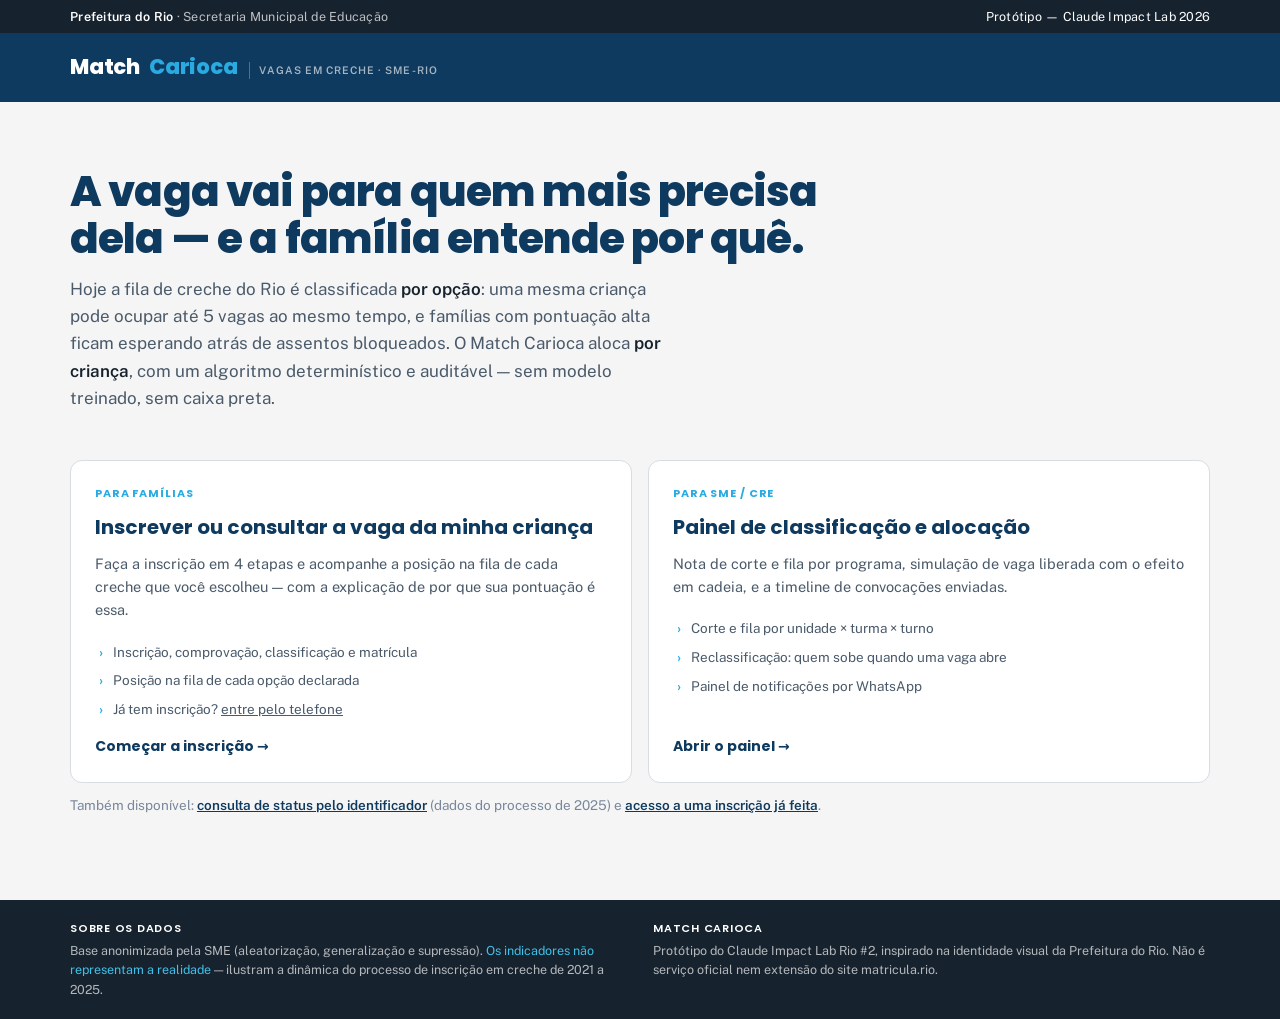
<file: frontend/index.html>
<!DOCTYPE html>
<html lang="pt-BR">
<head>
<meta charset="UTF-8">
<meta name="viewport" content="width=device-width, initial-scale=1">
<title>Match Carioca</title>
<link rel="preconnect" href="https://fonts.googleapis.com">
<link rel="preconnect" href="https://fonts.gstatic.com" crossorigin>
<link href="https://fonts.googleapis.com/css2?family=Poppins:wght@600;700;800&family=Public+Sans:wght@400;500;600;700&family=IBM+Plex+Mono:wght@400;500;600&display=swap" rel="stylesheet">
<link rel="stylesheet" href="motor.css">
<style>
  .abertura { padding: 40px 0 14px; }
  .abertura h1 {
    font-family: var(--titulo); font-weight: 800;
    font-size: clamp(28px, 4.4vw, 42px); line-height: 1.12;
    letter-spacing: -0.02em; color: var(--navy); text-wrap: balance;
  }
  .abertura .chamada {
    font-size: 17px; line-height: 1.6; color: var(--ink-2);
    max-width: 60ch; margin-top: 14px;
  }
  .abertura .chamada b { color: var(--ink); font-weight: 600; }

  .caminhos { display: grid; grid-template-columns: repeat(auto-fit, minmax(310px, 1fr)); gap: 16px; margin-top: 34px; }
  .caminho {
    display: flex; flex-direction: column; gap: 12px;
    background: var(--branco); border: 1px solid var(--borda); border-radius: var(--r-l);
    padding: 24px; text-decoration: none; color: inherit;
    transition: border-color .12s ease, transform .12s ease;
  }
  .caminho:hover { border-color: var(--ciano); transform: translateY(-2px); }
  .caminho .quem {
    font-family: var(--titulo); font-weight: 700; font-size: 11px;
    text-transform: uppercase; letter-spacing: 0.08em; color: var(--ciano);
  }
  .caminho h2 { font-family: var(--titulo); font-weight: 700; font-size: 20px; color: var(--navy); line-height: 1.3; }
  .caminho p { font-size: 14.5px; color: var(--ink-2); line-height: 1.6; }
  .caminho ul { list-style: none; padding: 0; margin: 4px 0 0; font-size: 13.5px; color: var(--ink-2); }
  .caminho li { padding: 4px 0 4px 18px; position: relative; }
  .caminho li::before { content: "›"; position: absolute; left: 4px; color: var(--ciano); font-weight: 700; }
  .caminho .ir {
    margin-top: auto; font-family: var(--titulo); font-weight: 700; font-size: 14px;
    color: var(--navy); display: flex; align-items: center; gap: 7px;
  }
  .caminho:hover .ir { color: var(--ciano-claro); }

  .secundario { margin-top: 12px; font-size: 13.5px; color: var(--ink-3); }
  .secundario a { color: var(--navy); font-weight: 600; }

  .numeros {
    margin-top: 40px; background: var(--navy); border-radius: var(--r-l);
    padding: 24px; color: #fff;
  }
  .numeros .cabeca {
    font-family: var(--titulo); font-weight: 700; font-size: 11px;
    text-transform: uppercase; letter-spacing: 0.08em; color: var(--ciano-claro);
  }
  .numeros .grade { display: grid; grid-template-columns: repeat(auto-fit, minmax(140px, 1fr)); gap: 20px; margin-top: 15px; }
  .numeros .valor { font-family: var(--mono); font-size: 25px; font-weight: 600; line-height: 1.1; }
  .numeros .rot { font-size: 12px; color: rgba(255,255,255,0.7); margin-top: 3px; line-height: 1.4; }
  .numeros .nota { font-size: 12px; color: rgba(255,255,255,0.6); margin-top: 16px; line-height: 1.55; }
  .numeros .esqueleto-claro {
    height: 62px; border-radius: var(--r-m);
    background: linear-gradient(100deg, rgba(255,255,255,0.08) 30%, rgba(255,255,255,0.16) 50%, rgba(255,255,255,0.08) 70%);
    background-size: 200% 100%; animation: brilho 1.25s infinite;
  }
</style>
</head>
<body>

<div class="barra-topo">
  <div class="interno">
    <span class="orgao"><b>Prefeitura do Rio</b> · Secretaria Municipal de Educação</span>
    <span>Protótipo — Claude Impact Lab 2026</span>
  </div>
</div>

<header class="cabecalho">
  <div class="interno">
    <div class="marca">
      <span class="match">Match</span><span class="carioca">Carioca</span>
      <span class="selo">Vagas em creche · SME-Rio</span>
    </div>
  </div>
</header>

<main class="conteudo">
  <div class="abertura">
    <h1>A vaga vai para quem mais precisa dela — e a família entende por quê.</h1>
    <p class="chamada">
      Hoje a fila de creche do Rio é classificada <b>por opção</b>: uma mesma criança
      pode ocupar até 5 vagas ao mesmo tempo, e famílias com pontuação alta ficam
      esperando atrás de assentos bloqueados. O Match Carioca aloca <b>por criança</b>,
      com um algoritmo determinístico e auditável — sem modelo treinado, sem caixa preta.
    </p>
  </div>

  <div class="caminhos">
    <a class="caminho" href="inscricao.html">
      <span class="quem">Para famílias</span>
      <h2>Inscrever ou consultar a vaga da minha criança</h2>
      <p>Faça a inscrição em 4 etapas e acompanhe a posição na fila de cada creche
        que você escolheu — com a explicação de por que sua pontuação é essa.</p>
      <ul>
        <li>Inscrição, comprovação, classificação e matrícula</li>
        <li>Posição na fila de cada opção declarada</li>
        <li>Já tem inscrição? <span style="text-decoration:underline;">entre pelo telefone</span></li>
      </ul>
      <span class="ir">Começar a inscrição →</span>
    </a>

    <a class="caminho" href="sme.html">
      <span class="quem">Para SME / CRE</span>
      <h2>Painel de classificação e alocação</h2>
      <p>Nota de corte e fila por programa, simulação de vaga liberada com o efeito
        em cadeia, e a timeline de convocações enviadas.</p>
      <ul>
        <li>Corte e fila por unidade × turma × turno</li>
        <li>Reclassificação: quem sobe quando uma vaga abre</li>
        <li>Painel de notificações por WhatsApp</li>
      </ul>
      <span class="ir">Abrir o painel →</span>
    </a>
  </div>

  <p class="secundario">
    Também disponível: <a href="familia.html">consulta de status pelo identificador</a>
    (dados do processo de 2025) e <a href="login.html">acesso a uma inscrição já feita</a>.
  </p>

  <section class="numeros" id="numeros">
    <div class="cabeca">O que muda com a alocação por criança</div>
    <div class="grade" id="numeros-grade">
      <div class="esqueleto-claro" style="grid-column:1/-1;"></div>
    </div>
    <p class="nota" id="numeros-nota"></p>
  </section>
</main>

<footer class="rodape">
  <div class="interno">
    <div class="bloco">
      <b>Sobre os dados</b>
      Base anonimizada pela SME (aleatorização, generalização e supressão).
      <span class="destaque">Os indicadores não representam a realidade</span> —
      ilustram a dinâmica do processo de inscrição em creche de 2021 a 2025.
    </div>
    <div class="bloco">
      <b>Match Carioca</b>
      Protótipo do Claude Impact Lab Rio #2, inspirado na identidade visual da
      Prefeitura do Rio. Não é serviço oficial nem extensão do site matricula.rio.
    </div>
  </div>
</footer>

<script src="motor-api.js"></script>
<script>
(function () {
  const grade = UI.qs("#numeros-grade");
  const nota = UI.qs("#numeros-nota");

  Motor.metricas().then((m) => {
    grade.innerHTML = `
      <div><div class="valor">${UI.num(m.total_criancas)}</div>
        <div class="rot">crianças no processo de 2025</div></div>
      <div><div class="valor">${UI.num(m.criancas_colocadas)}</div>
        <div class="rot">alocadas pelo motor</div></div>
      <div><div class="valor">${UI.num(m.pct_primeira_opcao, 1)}%</div>
        <div class="rot">ficaram na 1ª opção declarada</div></div>
      <div><div class="valor">${UI.num(m.pct_vulneraveis_colocadas, 1)}%</div>
        <div class="rot">das famílias no CadÚnico atendidas</div></div>`;
    nota.textContent =
      "Números apurados pelo motor sobre o processo real de 2025, com " +
      m.max_opcoes + " opções por criança. A capacidade usada é proxy — são " +
      "confirmações observadas, não vagas ofertadas.";
  }).catch(() => {
    // a home não pode quebrar por causa da API: os dois caminhos acima
    // continuam funcionando, então o bloco de números apenas se recolhe
    UI.qs("#numeros").style.display = "none";
  });
})();
</script>
</body>
</html>
</file>
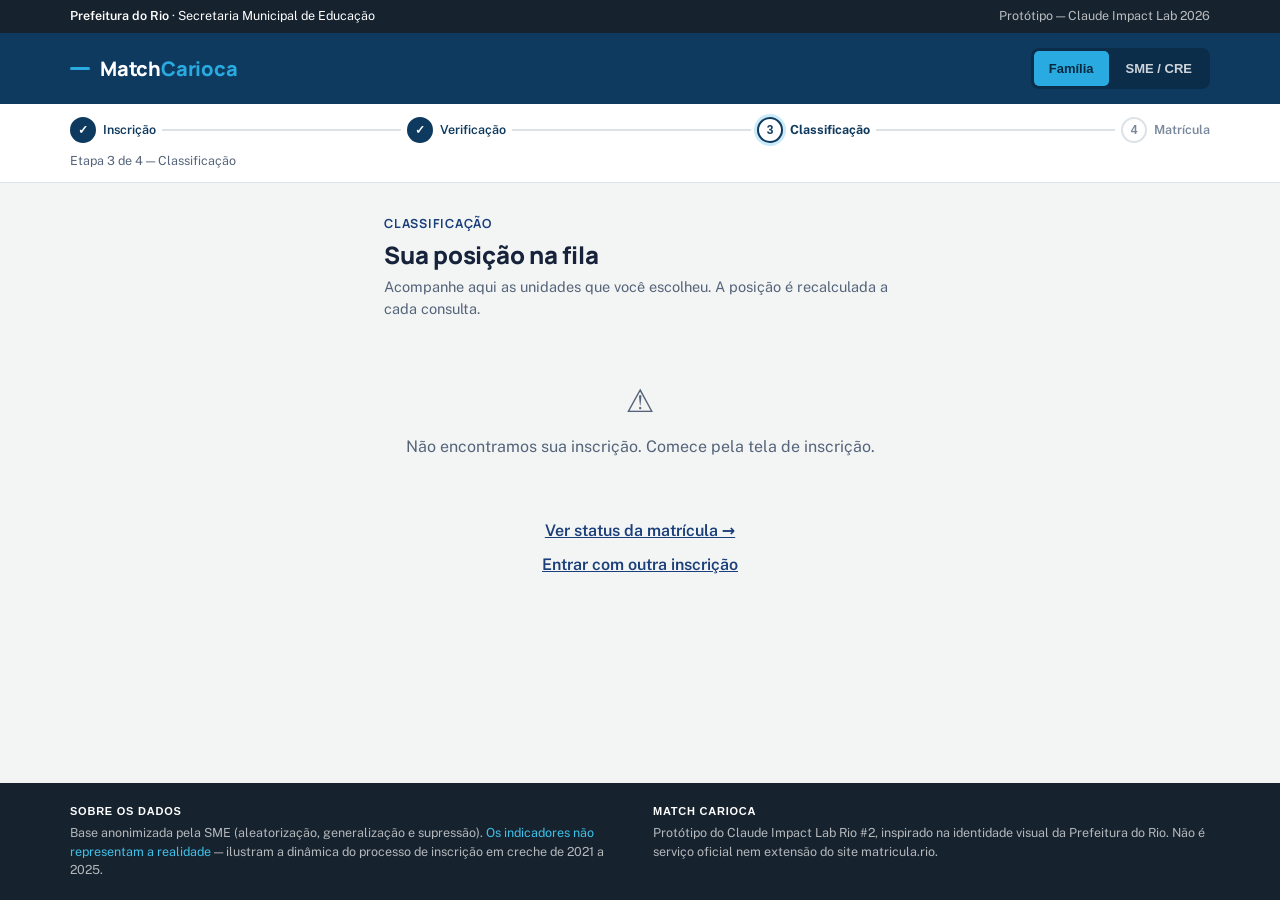
<file: frontend/classificacao.html>
<!DOCTYPE html>
<html lang="pt-BR">
<head>
<meta charset="UTF-8">
<meta name="viewport" content="width=device-width, initial-scale=1, viewport-fit=cover">
<title>Minha posição na fila — Match Carioca</title>
<link rel="preconnect" href="https://fonts.googleapis.com">
<link rel="preconnect" href="https://fonts.gstatic.com" crossorigin>
<link href="https://fonts.googleapis.com/css2?family=Manrope:wght@600;700;800&family=Public+Sans:wght@400;500;600&display=swap" rel="stylesheet">
<link rel="stylesheet" href="styles.css">
</head>
<body data-shell-perfil="familia" data-shell-etapa="3">

<header class="app-header">
  <div class="brand"><span class="mark" aria-hidden="true"></span> Match Carioca</div>
</header>

<div class="stepper-bar">
  <ol class="stepper" aria-hidden="true">
    <li class="stepper-step done"><span class="dot">1</span></li>
    <li class="stepper-line done"></li>
    <li class="stepper-step done"><span class="dot">2</span></li>
    <li class="stepper-line done"></li>
    <li class="stepper-step active"><span class="dot">3</span></li>
    <li class="stepper-line"></li>
    <li class="stepper-step"><span class="dot">4</span></li>
  </ol>
  <p class="stepper-label">Etapa 3 de 4 — Acompanhamento da fila</p>
</div>

<main class="container">
  <p class="eyebrow">Classificação</p>
  <h1 class="page-title">Sua posição na fila</h1>
  <p class="page-lede">Acompanhe aqui as unidades que você escolheu. A posição é recalculada a cada consulta.</p>

  <div id="conteudo-classificacao"></div>

  <div style="margin-top:24px;text-align:center;">
    <a href="status.html" class="link-btn" onclick="event.preventDefault(); App.goTo('status.html');">Ver status da matrícula →</a>
  </div>
  <div style="margin-top:10px;text-align:center;">
    <a href="login.html" class="link-btn" onclick="Api.sair();">Entrar com outra inscrição</a>
  </div>
</main>

<script src="api.js"></script>
<script src="app.js"></script>
<script>App.initClassificacao();</script>
<script src="shell.js"></script>
</body>
</html>
</file>
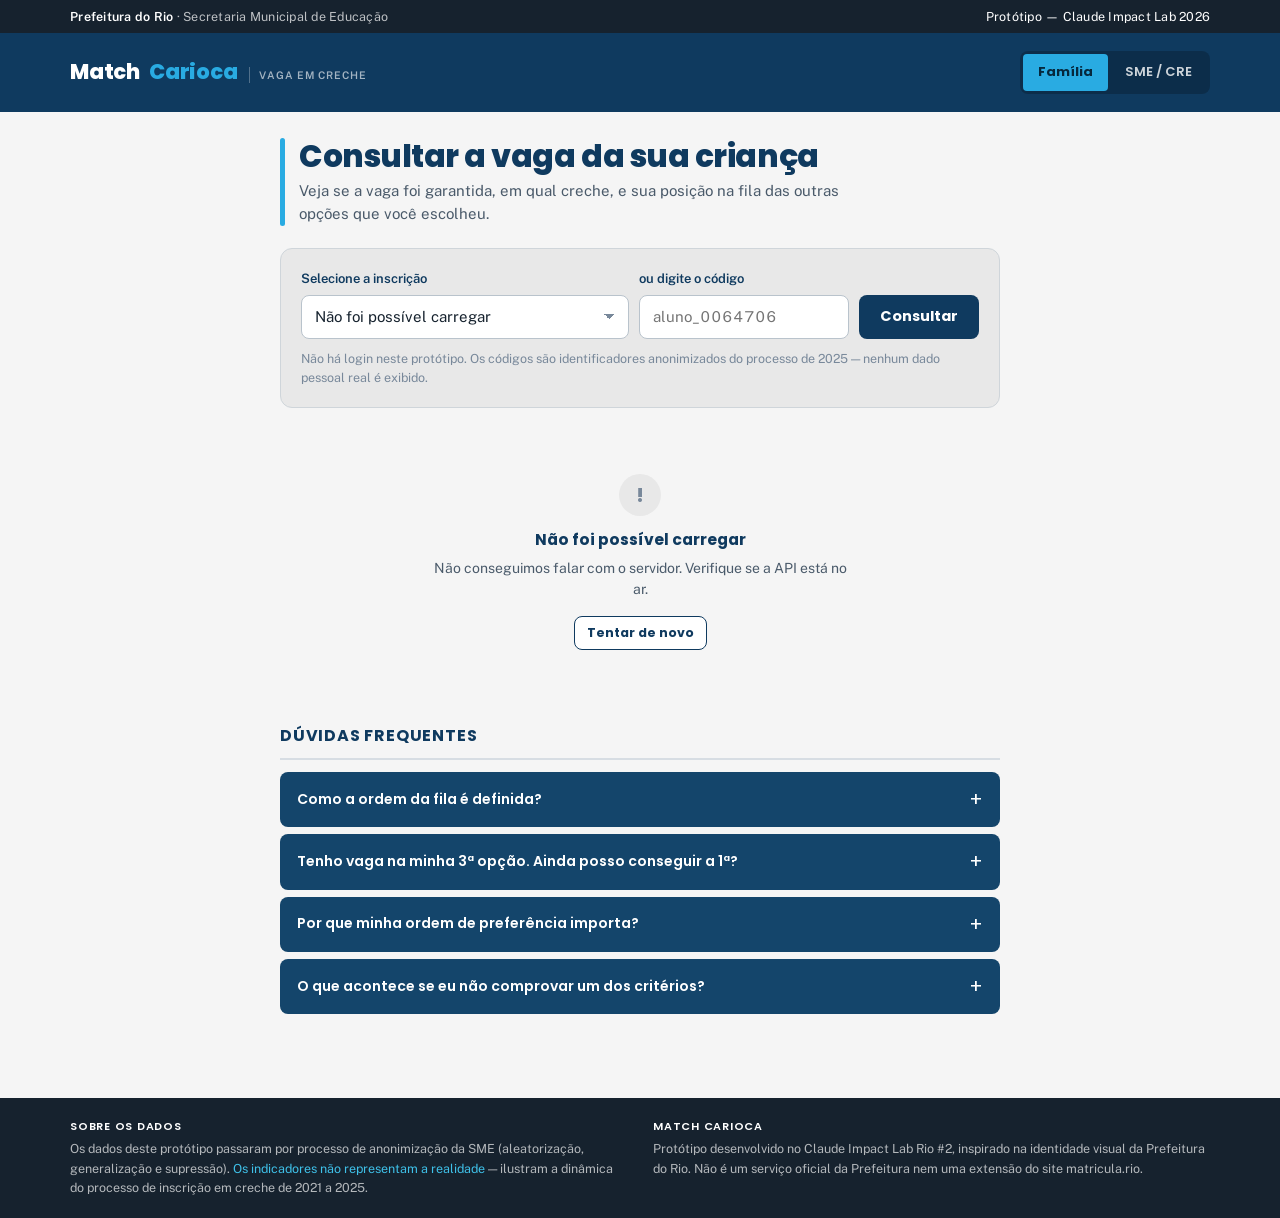
<file: frontend/familia.html>
<!DOCTYPE html>
<html lang="pt-BR">
<head>
<meta charset="UTF-8">
<meta name="viewport" content="width=device-width, initial-scale=1, viewport-fit=cover">
<title>Consultar vaga na creche — Match Carioca</title>
<link rel="preconnect" href="https://fonts.googleapis.com">
<link rel="preconnect" href="https://fonts.gstatic.com" crossorigin>
<link href="https://fonts.googleapis.com/css2?family=Poppins:wght@600;700;800&family=Public+Sans:wght@400;500;600;700&family=IBM+Plex+Mono:wght@400;500;600&display=swap" rel="stylesheet">
<link rel="stylesheet" href="motor.css">
<style>
  /* específico da tela Família: mais ar, blocos maiores, leitura confortável */
  .resultado-topo {
    background: var(--navy); color: #fff; border-radius: var(--r-l) var(--r-l) 0 0;
    padding: 22px 24px;
  }
  .resultado-topo .unidade {
    font-family: var(--titulo); font-weight: 800; font-size: 21px; line-height: 1.25;
    margin-top: 9px;
  }
  .resultado-topo .turma { color: var(--ciano-claro); font-size: 14px; font-weight: 600; margin-top: 3px; }
  .resultado-corpo {
    background: var(--branco); border: 1px solid var(--borda); border-top: none;
    border-radius: 0 0 var(--r-l) var(--r-l); padding: 22px 24px;
  }
  .frase-grande {
    font-family: var(--titulo); font-weight: 700; font-size: 17px;
    color: var(--navy); line-height: 1.4;
  }
  .explicacao { font-size: 15px; color: var(--ink-2); line-height: 1.65; margin-top: 12px; }
  .explicacao .destaque-num {
    font-family: var(--mono); font-weight: 600; color: var(--navy);
    background: #e7f3fb; padding: 1px 6px; border-radius: var(--r-s);
  }
  .caixa-pontos {
    background: var(--card); border-radius: var(--r-m); padding: 15px 18px; margin-top: 18px;
    display: flex; gap: 26px; flex-wrap: wrap;
  }
  .caixa-pontos .item .rotulo {
    font-size: 10.5px; font-weight: 600; text-transform: uppercase;
    letter-spacing: 0.07em; color: var(--ink-3);
  }
  .caixa-pontos .item .valor {
    font-family: var(--mono); font-size: 24px; font-weight: 600; color: var(--navy); line-height: 1.15;
  }
  .lista-espera-opcoes { margin-top: 18px; }
  .opcao-espera {
    display: flex; align-items: center; justify-content: space-between; gap: 14px;
    background: var(--branco); border: 1px solid var(--borda); border-radius: var(--r-m);
    padding: 13px 16px;
  }
  .opcao-espera + .opcao-espera { margin-top: 8px; }
  .opcao-espera .qual { font-size: 14px; font-weight: 600; color: var(--navy); }
  .opcao-espera .detalhe { font-size: 12.5px; color: var(--ink-3); margin-top: 2px; }
  .opcao-espera .pos { text-align: right; flex: none; }
  .opcao-espera .pos .n { font-family: var(--mono); font-size: 22px; font-weight: 600; color: var(--navy); line-height: 1; }
  .opcao-espera .pos .de { font-size: 11.5px; color: var(--ink-3); }
  .duvidas { margin-top: 30px; }
  .duvida { border-radius: var(--r-m); overflow: hidden; }
  .duvida + .duvida { margin-top: 7px; }
  .duvida summary {
    background: var(--navy-faq); color: #fff; padding: 13px 17px; cursor: pointer;
    font-family: var(--titulo); font-weight: 600; font-size: 14px; list-style: none;
    display: flex; justify-content: space-between; gap: 12px; align-items: center;
  }
  .duvida summary::-webkit-details-marker { display: none; }
  .duvida summary::after { content: "+"; font-size: 19px; font-weight: 400; flex: none; }
  .duvida[open] summary::after { content: "–"; }
  .duvida .resposta {
    background: var(--branco); border: 1px solid var(--borda); border-top: none;
    padding: 15px 17px; font-size: 14px; color: var(--ink-2); line-height: 1.6;
  }
</style>
</head>
<body>

<div class="barra-topo">
  <div class="interno">
    <span class="orgao"><b>Prefeitura do Rio</b> · Secretaria Municipal de Educação</span>
    <span>Protótipo — Claude Impact Lab 2026</span>
  </div>
</div>

<header class="cabecalho">
  <div class="interno">
    <a class="marca" href="index.html" style="text-decoration:none;">
      <span class="match">Match</span><span class="carioca">Carioca</span>
      <span class="selo">Vaga em creche</span>
    </a>
    <nav class="perfis" aria-label="Perfil de acesso">
      <a href="familia.html" aria-current="page">Família</a>
      <a href="sme.html">SME / CRE</a>
    </nav>
  </div>
</header>

<main class="conteudo estreito">
  <div class="faixa-titulo">
    <span class="barra" aria-hidden="true"></span>
    <div>
      <h1 class="pagina">Consultar a vaga da sua criança</h1>
      <p class="subtitulo">Veja se a vaga foi garantida, em qual creche, e sua posição na fila
        das outras opções que você escolheu.</p>
    </div>
  </div>

  <div class="cartao cartao-cinza">
    <div class="linha-form">
      <div class="campo">
        <label for="seletor-crianca">Selecione a inscrição</label>
        <select class="entrada" id="seletor-crianca">
          <option value="">Carregando inscrições…</option>
        </select>
      </div>
      <div class="campo" style="flex:0 0 auto;">
        <label for="campo-codigo">ou digite o código</label>
        <input class="entrada mono" id="campo-codigo" placeholder="aluno_0064706" style="min-width:190px;">
      </div>
      <button class="botao botao-primario" id="btn-consultar">Consultar</button>
    </div>
    <p class="secao-nota" style="margin-top:10px;">
      Não há login neste protótipo. Os códigos são identificadores anonimizados
      do processo de 2025 — nenhum dado pessoal real é exibido.
    </p>
  </div>

  <div id="resultado" style="margin-top:22px;"></div>

  <section class="duvidas">
    <div class="secao-cabeca">
      <h2 class="secao-titulo">Dúvidas frequentes</h2>
    </div>

    <details class="duvida">
      <summary>Como a ordem da fila é definida?</summary>
      <div class="resposta">
        Por pontuação. Cada critério que a família declara e comprova vale um número de
        pontos definido pela SME — em 2025, estar no CadÚnico valia 51 dos 100 pontos
        possíveis. Quem tem mais pontos entra primeiro. Em caso de empate, um sorteio
        único e reproduzível decide, o mesmo para todas as creches.
      </div>
    </details>

    <details class="duvida">
      <summary>Tenho vaga na minha 3ª opção. Ainda posso conseguir a 1ª?</summary>
      <div class="resposta">
        Sim. Sua vaga atual está garantida e você continua na fila das opções que
        prefere. Se alguém à sua frente não confirmar a matrícula, a fila anda e você
        pode ser chamada para uma opção melhor — sem perder a que já tem.
      </div>
    </details>

    <details class="duvida">
      <summary>Por que minha ordem de preferência importa?</summary>
      <div class="resposta">
        Porque o sistema aloca por criança, não por opção: você ocupa no máximo uma
        vaga por vez, na melhor opção possível para a sua pontuação. Declarar a ordem
        verdadeira é sempre a melhor escolha — não existe vantagem em "chutar" uma
        creche menos concorrida.
      </div>
    </details>

    <details class="duvida">
      <summary>O que acontece se eu não comprovar um dos critérios?</summary>
      <div class="resposta">
        Só aquele critério sai da conta. Sua pontuação é recalculada sem ele e sua
        posição pode mudar — mas isso não zera sua pontuação nem cancela sua inscrição.
      </div>
    </details>
  </section>
</main>

<footer class="rodape">
  <div class="interno">
    <div class="bloco">
      <b>Sobre os dados</b>
      Os dados deste protótipo passaram por processo de anonimização da SME
      (aleatorização, generalização e supressão). <span class="destaque">Os indicadores
      não representam a realidade</span> — ilustram a dinâmica do processo de inscrição
      em creche de 2021 a 2025.
    </div>
    <div class="bloco">
      <b>Match Carioca</b>
      Protótipo desenvolvido no Claude Impact Lab Rio #2, inspirado na identidade visual
      da Prefeitura do Rio. Não é um serviço oficial da Prefeitura nem uma extensão do
      site matricula.rio.
    </div>
  </div>
</footer>

<script src="motor-api.js"></script>
<script>
(function () {
  const elResultado = UI.qs("#resultado");
  const elSeletor = UI.qs("#seletor-crianca");
  const elCodigo = UI.qs("#campo-codigo");
  const btn = UI.qs("#btn-consultar");

  /* ---------------- carregar o seletor de inscrições ---------------- */

  async function carregarSeletor() {
    try {
      const lista = await Motor.criancasExemplo(12);
      if (!lista.length) {
        elSeletor.innerHTML = '<option value="">Nenhuma inscrição disponível</option>';
        return;
      }
      elSeletor.innerHTML =
        '<option value="">Escolha uma inscrição…</option>' +
        lista.map((c) => {
          const rotulo = c.status === "dentro_do_corte"
            ? `${c.aluno_anon} — ${c.score} pts — com vaga`
            : `${c.aluno_anon} — ${c.score} pts — na fila (${c.posicao_na_lista_espera}º)`;
          return `<option value="${c.aluno_anon}">${rotulo}</option>`;
        }).join("");
    } catch (err) {
      elSeletor.innerHTML = '<option value="">Não foi possível carregar</option>';
      elResultado.innerHTML = UI.erro(UI.mensagemErro(err));
      ligarRetentar();
    }
  }

  /* ---------------- explicação em linguagem simples ---------------- */

  function fraseDoScore(c) {
    // tradução do dado real: não recalcula nada, só explica o número
    if (c.cadunico) {
      return `Sua pontuação é <span class="destaque-num">${c.score}</span> pontos.
        Isso inclui os <span class="destaque-num">51</span> pontos por estar inscrita
        no CadÚnico, o critério de maior peso na régua da SME em 2025.`;
    }
    if (c.score > 0) {
      return `Sua pontuação é <span class="destaque-num">${c.score}</span> pontos,
        somando os critérios que você declarou. A inscrição no CadÚnico, que vale
        <span class="destaque-num">51</span> pontos, não foi declarada.`;
    }
    return `Sua pontuação é <span class="destaque-num">0</span> pontos — nenhum dos
      critérios de prioridade da SME foi declarado nesta inscrição. A ordem na fila
      é definida pelo sorteio único do processo.`;
  }

  function blocoAlocada(c) {
    const cod = UI.codigoDe(c.programa_alocado);
    const prefTxt = c.pref_atendida === 1
      ? "Foi a sua <b>1ª opção</b> — a creche que você mais queria."
      : `Foi a sua <b>${c.pref_atendida}ª opção</b>.`;

    let aindaNaFila = "";
    if (c.esperando_por && c.esperando_por.length) {
      aindaNaFila = `
        <div class="lista-espera-opcoes">
          <p class="frase-grande" style="font-size:15px;">E você continua na fila das opções que prefere:</p>
          ${c.esperando_por.map((e) => `
            <div class="opcao-espera">
              <div>
                <div class="qual">${e.pref}ª opção · Unidade ${UI.codigoDe(e.programa)}</div>
                <div class="detalhe">${UI.rotuloTurma(e.programa)} · corte atual
                  ${e.nota_de_corte_atual === null ? "não definido" : e.nota_de_corte_atual + " pts"}</div>
              </div>
              <div class="pos">
                <div class="n">${e.posicao}º</div>
                <div class="de">de ${UI.num(e.total_na_fila)}</div>
              </div>
            </div>`).join("")}
          <p class="explicacao" style="font-size:13.5px;">
            Se alguém à frente não confirmar a matrícula, a fila anda e você pode ser
            chamada para uma dessas opções — <b>sem perder a vaga que já tem</b>.
          </p>
        </div>`;
    }

    return `
      <div class="resultado-topo">
        <span class="selo-status st-alocada">Vaga garantida</span>
        <div class="unidade">Unidade ${cod}</div>
        <div class="turma">${UI.rotuloTurma(c.programa_alocado)}</div>
      </div>
      <div class="resultado-corpo">
        <p class="frase-grande">A vaga da sua criança está garantida nesta creche.</p>
        <p class="explicacao">${prefTxt} ${fraseDoScore(c)}</p>
        <div class="caixa-pontos">
          <div class="item"><div class="rotulo">Sua pontuação</div><div class="valor">${c.score}</div></div>
          <div class="item"><div class="rotulo">Opção atendida</div><div class="valor">${c.pref_atendida}ª</div></div>
          <div class="item"><div class="rotulo">Opções declaradas</div><div class="valor">${c.opcoes.length}</div></div>
        </div>
        ${aindaNaFila}
      </div>`;
  }

  function blocoEspera(c) {
    const melhor = c.esperando_por && c.esperando_por.length ? c.esperando_por[0] : null;
    const corte = melhor && melhor.nota_de_corte_atual !== null ? melhor.nota_de_corte_atual : null;

    let comparacao = "";
    if (corte !== null) {
      const falta = Math.max(0, corte - c.score);
      comparacao = falta > 0
        ? `Nesta creche, a pontuação de entrada está em
           <span class="destaque-num">${corte}</span> pontos — <b>${falta} ponto${falta === 1 ? "" : "s"}
           acima da sua</b>.`
        : `Sua pontuação já alcança o corte de <span class="destaque-num">${corte}</span>
           pontos desta creche; a vaga depende de alguém à frente não confirmar.`;
    }

    return `
      <div class="resultado-topo" style="background:var(--navy-escuro);">
        <span class="selo-status st-espera">Lista de espera</span>
        <div class="unidade">${melhor ? "Unidade " + UI.codigoDe(melhor.programa) : "Sua 1ª opção"}</div>
        <div class="turma">${melhor ? UI.rotuloTurma(melhor.programa) : ""}</div>
      </div>
      <div class="resultado-corpo">
        <p class="frase-grande">
          ${melhor
            ? `Você está na posição <span class="mono">${melhor.posicao}º</span>
               de ${UI.num(melhor.total_na_fila)} nesta fila.`
            : "Você está na lista de espera."}
        </p>
        <p class="explicacao">${fraseDoScore(c)} ${comparacao}</p>
        <div class="caixa-pontos">
          <div class="item"><div class="rotulo">Sua pontuação</div><div class="valor">${c.score}</div></div>
          ${melhor ? `<div class="item"><div class="rotulo">Sua posição</div><div class="valor">${melhor.posicao}º</div></div>
          <div class="item"><div class="rotulo">Corte atual</div><div class="valor">${corte === null ? "—" : corte}</div></div>` : ""}
          <div class="item"><div class="rotulo">Opções declaradas</div><div class="valor">${c.opcoes.length}</div></div>
        </div>
        ${c.esperando_por && c.esperando_por.length > 1 ? `
          <div class="lista-espera-opcoes">
            <p class="frase-grande" style="font-size:15px;">Suas outras opções:</p>
            ${c.esperando_por.slice(1).map((e) => `
              <div class="opcao-espera">
                <div>
                  <div class="qual">${e.pref}ª opção · Unidade ${UI.codigoDe(e.programa)}</div>
                  <div class="detalhe">${UI.rotuloTurma(e.programa)} · corte atual
                    ${e.nota_de_corte_atual === null ? "não definido" : e.nota_de_corte_atual + " pts"}</div>
                </div>
                <div class="pos"><div class="n">${e.posicao}º</div><div class="de">de ${UI.num(e.total_na_fila)}</div></div>
              </div>`).join("")}
          </div>` : ""}
        <div class="aviso aviso-info" style="margin-top:18px;">
          <span aria-hidden="true">i</span>
          <span>A fila é atualizada quando famílias à frente não confirmam a matrícula.
          Você não precisa fazer nada agora — se for chamada, será avisada.</span>
        </div>
      </div>`;
  }

  /* ---------------- consulta ---------------- */

  async function consultar(alunoAnon) {
    if (!alunoAnon) {
      elResultado.innerHTML = UI.vazio(
        "Selecione uma inscrição",
        "Escolha uma inscrição na lista acima ou digite o código para ver o resultado."
      );
      return;
    }
    elResultado.innerHTML = UI.carregando("Consultando a fila…");
    btn.disabled = true;
    try {
      const c = await Motor.crianca(alunoAnon.trim());
      elResultado.innerHTML = c.programa_alocado ? blocoAlocada(c) : blocoEspera(c);
    } catch (err) {
      elResultado.innerHTML = UI.erro(UI.mensagemErro(err));
      ligarRetentar(alunoAnon);
    } finally {
      btn.disabled = false;
    }
  }

  function ligarRetentar(alunoAnon) {
    const b = UI.qs('[data-acao="retentar"]', elResultado);
    if (b) b.addEventListener("click", () => alunoAnon ? consultar(alunoAnon) : iniciar());
  }

  btn.addEventListener("click", () => {
    consultar(elCodigo.value.trim() || elSeletor.value);
  });
  elCodigo.addEventListener("keydown", (e) => {
    if (e.key === "Enter") { e.preventDefault(); btn.click(); }
  });
  elSeletor.addEventListener("change", () => {
    elCodigo.value = "";
    if (elSeletor.value) consultar(elSeletor.value);
  });

  async function iniciar() {
    elResultado.innerHTML = UI.vazio(
      "Selecione uma inscrição",
      "Escolha uma inscrição na lista acima ou digite o código para ver o resultado."
    );
    await carregarSeletor();
  }

  iniciar();
})();
</script>
</body>
</html>
</file>
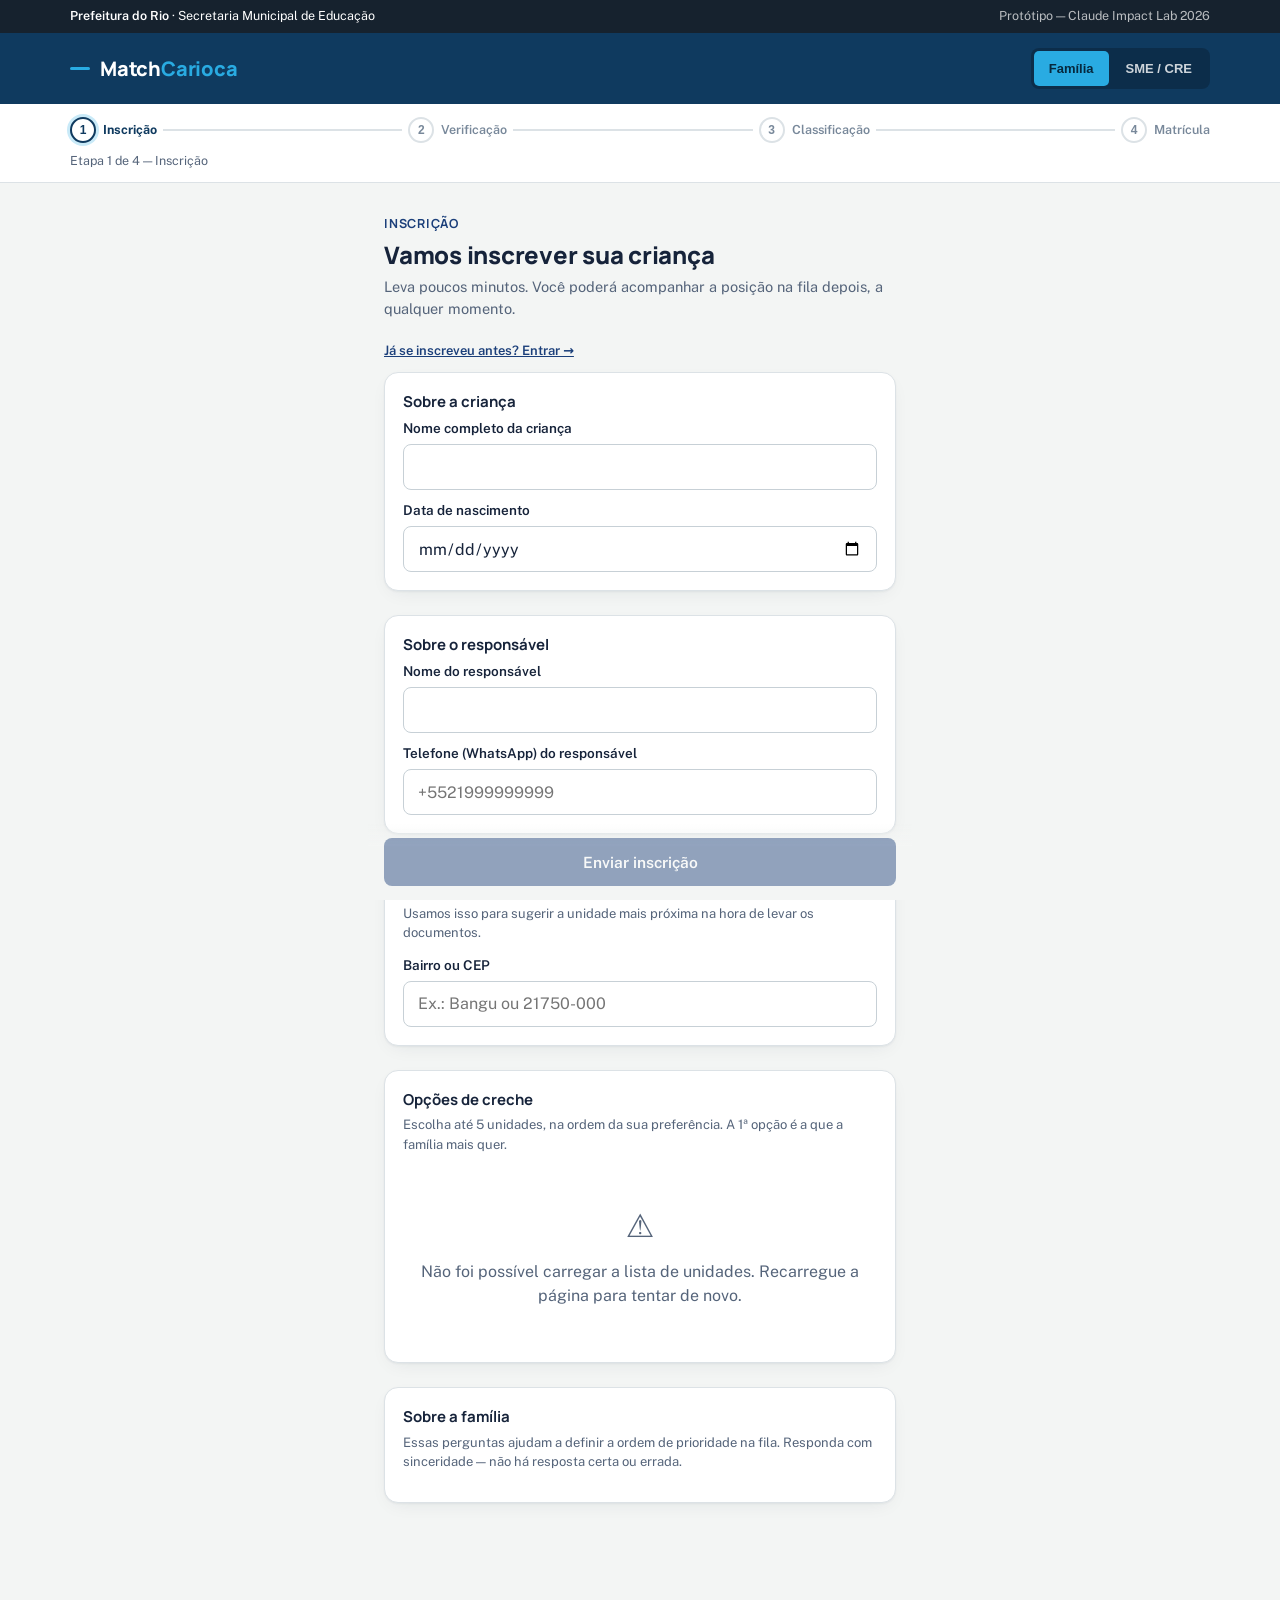
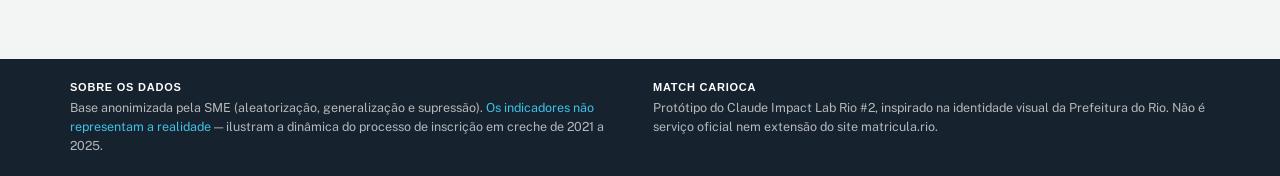
<file: frontend/inscricao.html>
<!DOCTYPE html>
<html lang="pt-BR">
<head>
<meta charset="UTF-8">
<meta name="viewport" content="width=device-width, initial-scale=1, viewport-fit=cover">
<title>Inscrição na creche — Match Carioca</title>
<link rel="preconnect" href="https://fonts.googleapis.com">
<link rel="preconnect" href="https://fonts.gstatic.com" crossorigin>
<link href="https://fonts.googleapis.com/css2?family=Manrope:wght@600;700;800&family=Public+Sans:wght@400;500;600&display=swap" rel="stylesheet">
<link rel="stylesheet" href="styles.css">
</head>
<body data-shell-perfil="familia" data-shell-etapa="1">

<header class="app-header">
  <div class="brand"><span class="mark" aria-hidden="true"></span> Match Carioca</div>
</header>

<div class="stepper-bar">
  <ol class="stepper" aria-hidden="true">
    <li class="stepper-step active"><span class="dot">1</span></li>
    <li class="stepper-line"></li>
    <li class="stepper-step"><span class="dot">2</span></li>
    <li class="stepper-line"></li>
    <li class="stepper-step"><span class="dot">3</span></li>
    <li class="stepper-line"></li>
    <li class="stepper-step"><span class="dot">4</span></li>
  </ol>
  <p class="stepper-label">Etapa 1 de 4 — Inscrição</p>
</div>

<main class="container">
  <p class="eyebrow">Inscrição</p>
  <h1 class="page-title">Vamos inscrever sua criança</h1>
  <p class="page-lede">Leva poucos minutos. Você poderá acompanhar a posição na fila depois, a qualquer momento.</p>
  <p class="section-sub"><a class="link-btn" href="login.html">Já se inscreveu antes? Entrar →</a></p>

  <form id="form-inscricao" novalidate>
    <div class="form-sections">
      <div class="card">
        <p class="section-title">Sobre a criança</p>
        <div class="field" style="margin-bottom:0;">
          <label for="crianca-nome">Nome completo da criança</label>
          <input class="input" id="crianca-nome" name="nome" type="text" autocomplete="off">
        </div>
        <div class="field" style="margin-bottom:0;margin-top:10px;">
          <label for="crianca-nascimento">Data de nascimento</label>
          <input class="input" id="crianca-nascimento" name="data_nascimento" type="date">
        </div>
      </div>

      <div class="card">
        <p class="section-title">Sobre o responsável</p>
        <div class="field" style="margin-bottom:0;">
          <label for="responsavel-nome">Nome do responsável</label>
          <input class="input" id="responsavel-nome" name="responsavel_nome" type="text" autocomplete="off">
        </div>
        <div class="field" style="margin-bottom:0;margin-top:10px;">
          <label for="responsavel-telefone">Telefone (WhatsApp) do responsável</label>
          <input class="input" id="responsavel-telefone" name="responsavel_telefone" type="tel" placeholder="+5521999999999" autocomplete="off">
        </div>
      </div>

      <div class="card">
        <p class="section-title">Onde a família mora</p>
        <p class="section-sub">Usamos isso para sugerir a unidade mais próxima na hora de levar os documentos.</p>
        <div class="field" style="margin-bottom:0;">
          <label for="bairro-cep">Bairro ou CEP</label>
          <input class="input" id="bairro-cep" name="bairro_cep" type="text" placeholder="Ex.: Bangu ou 21750-000" autocomplete="off">
        </div>
      </div>

      <div class="card">
        <p class="section-title">Opções de creche</p>
        <p class="section-sub">Escolha até 5 unidades, na ordem da sua preferência. A 1ª opção é a que a família mais quer.</p>
        <div id="lista-preferencias" class="stack"></div>
        <button type="button" id="btn-adicionar-pref" class="btn btn-secondary btn-sm btn-block" style="margin-top:12px;">+ Adicionar outra opção</button>
      </div>

      <div class="card">
        <p class="section-title">Sobre a família</p>
        <p class="section-sub">Essas perguntas ajudam a definir a ordem de prioridade na fila. Responda com sinceridade — não há resposta certa ou errada.</p>
        <div id="lista-perguntas"></div>
      </div>
    </div>

    <div id="form-banner" style="margin-top:14px;"></div>

    <div class="sticky-cta">
      <button type="submit" id="btn-enviar" class="btn btn-primary btn-block">Enviar inscrição</button>
    </div>
  </form>
</main>

<script src="api.js"></script>
<script src="app.js"></script>
<script>App.initInscricao();</script>
<script src="shell.js"></script>
</body>
</html>
</file>
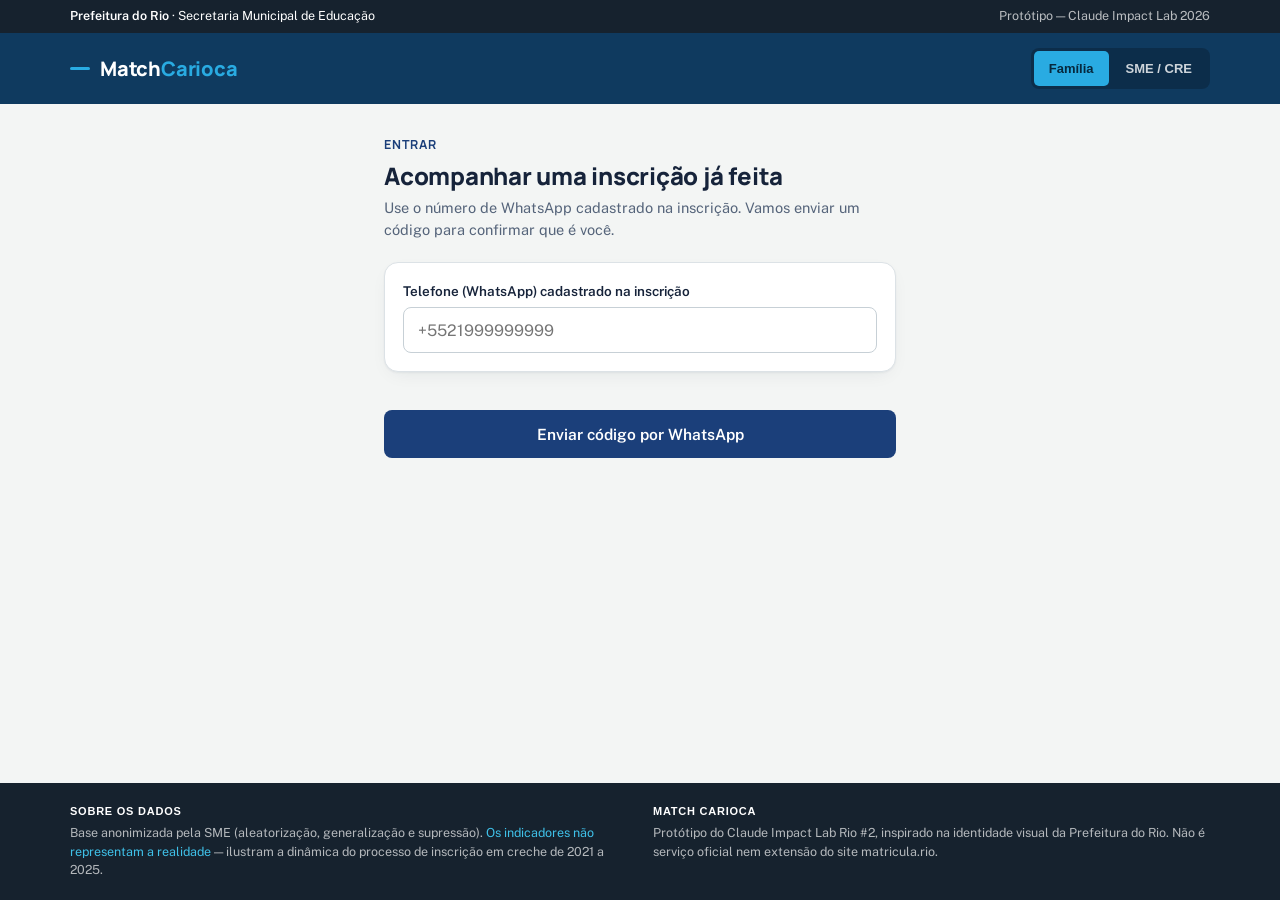
<file: frontend/login.html>
<!DOCTYPE html>
<html lang="pt-BR">
<head>
<meta charset="UTF-8">
<meta name="viewport" content="width=device-width, initial-scale=1, viewport-fit=cover">
<title>Entrar — Match Carioca</title>
<link rel="preconnect" href="https://fonts.googleapis.com">
<link rel="preconnect" href="https://fonts.gstatic.com" crossorigin>
<link href="https://fonts.googleapis.com/css2?family=Manrope:wght@600;700;800&family=Public+Sans:wght@400;500;600&display=swap" rel="stylesheet">
<link rel="stylesheet" href="styles.css">
</head>
<body data-shell-perfil="familia">

<header class="app-header">
  <div class="brand"><span class="mark" aria-hidden="true"></span> Match Carioca</div>
</header>

<main class="container">
  <p class="eyebrow">Entrar</p>
  <h1 class="page-title">Acompanhar uma inscrição já feita</h1>
  <p class="page-lede">Use o número de WhatsApp cadastrado na inscrição. Vamos enviar um código para confirmar que é você.</p>

  <div id="conteudo-login"></div>
</main>

<script src="api.js"></script>
<script src="app.js"></script>
<script>App.initLogin();</script>
<script src="shell.js"></script>
</body>
</html>
</file>
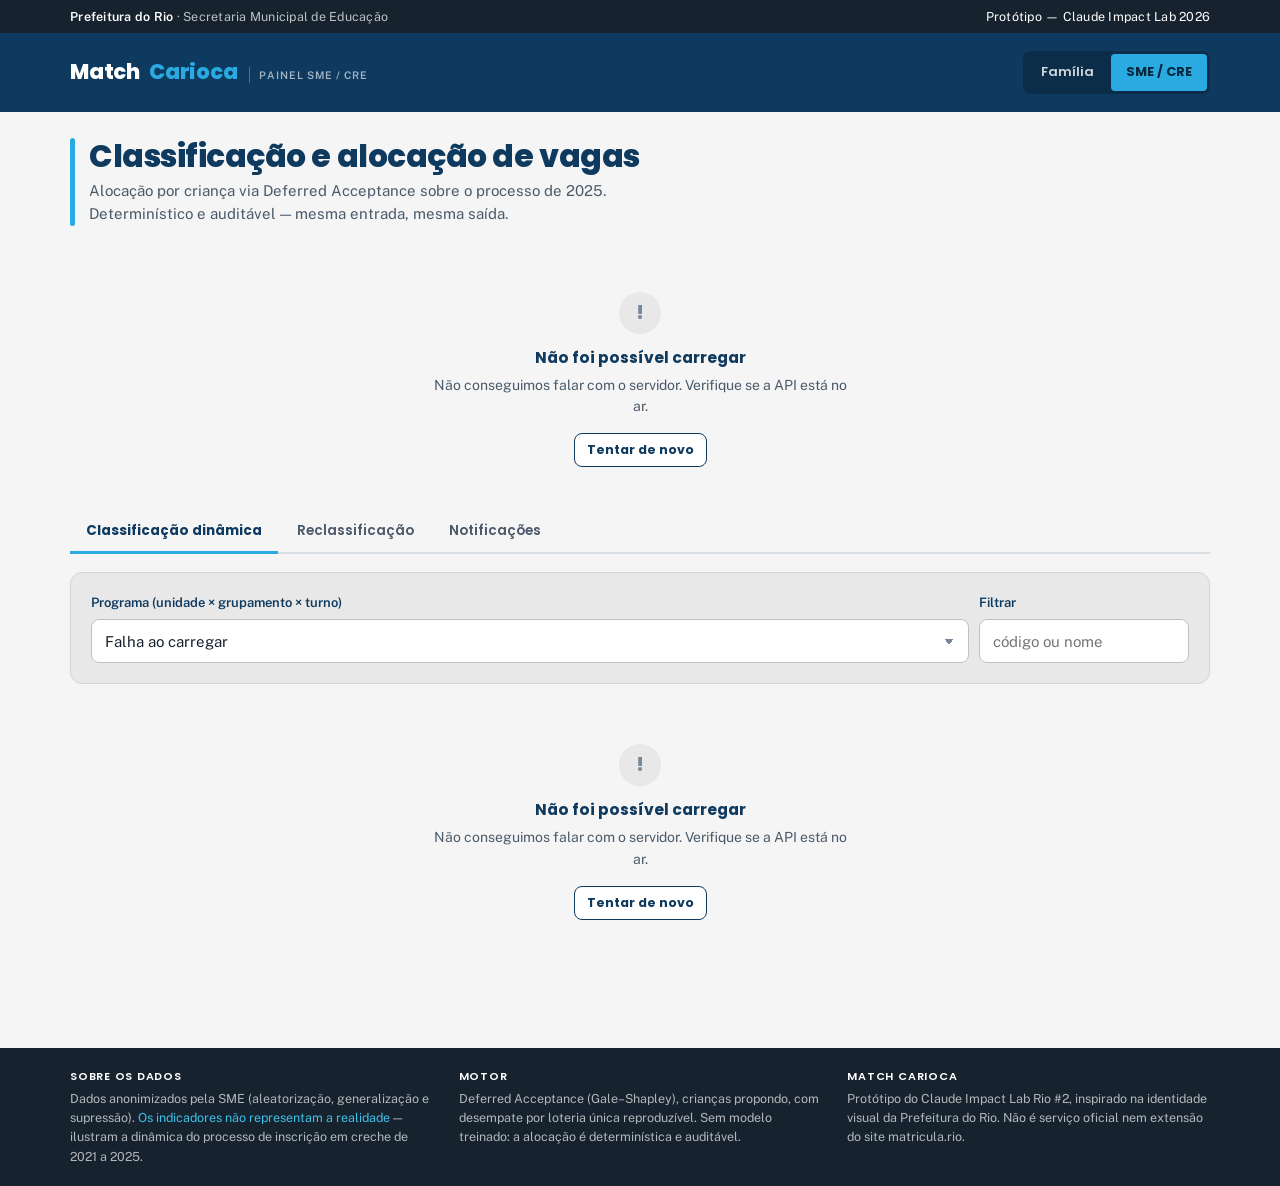
<file: frontend/sme.html>
<!DOCTYPE html>
<html lang="pt-BR">
<head>
<meta charset="UTF-8">
<meta name="viewport" content="width=device-width, initial-scale=1">
<title>Painel de classificação — Match Carioca</title>
<link rel="preconnect" href="https://fonts.googleapis.com">
<link rel="preconnect" href="https://fonts.gstatic.com" crossorigin>
<link href="https://fonts.googleapis.com/css2?family=Poppins:wght@600;700;800&family=Public+Sans:wght@400;500;600;700&family=IBM+Plex+Mono:wght@400;500;600&display=swap" rel="stylesheet">
<link rel="stylesheet" href="motor.css">
<style>
  /* painel SME: hierarquia compacta, sem card de landing page */
  .grade-programa { display: grid; grid-template-columns: minmax(0,1fr) 280px; gap: 16px; align-items: start; }
  @media (max-width: 900px) { .grade-programa { grid-template-columns: 1fr; } }

  .ficha { background: var(--branco); border: 1px solid var(--borda); border-radius: var(--r-m); overflow: hidden; }
  .ficha-cabeca { background: var(--navy); color: #fff; padding: 13px 16px; }
  .ficha-cabeca .cod { font-family: var(--mono); font-size: 12px; color: var(--ciano-claro); }
  .ficha-cabeca .nome { font-family: var(--titulo); font-weight: 700; font-size: 15.5px; line-height: 1.3; margin-top: 2px; }
  .ficha-cabeca .turma { font-size: 12.5px; color: rgba(255,255,255,0.75); margin-top: 2px; }
  .ficha-linhas { padding: 4px 0; }
  .ficha-linha {
    display: flex; justify-content: space-between; align-items: baseline; gap: 12px;
    padding: 9px 16px; border-bottom: 1px solid #eef1f4; font-size: 13px;
  }
  .ficha-linha:last-child { border-bottom: none; }
  .ficha-linha .rot { color: var(--ink-2); }
  .ficha-linha .val { font-family: var(--mono); font-weight: 600; font-size: 15px; color: var(--navy); }
  .ficha-linha.forte { background: #f2f8fc; }
  .ficha-linha.forte .val { font-size: 19px; }

  .barra-ocupacao { height: 6px; background: #e3e8ec; border-radius: 3px; overflow: hidden; margin-top: 7px; }
  .barra-ocupacao span { display: block; height: 100%; background: var(--navy); }

  .cascata { position: relative; padding-left: 22px; }
  .cascata::before { content: ""; position: absolute; left: 6px; top: 6px; bottom: 6px; width: 2px; background: var(--borda); }
  .passo { position: relative; padding: 10px 0; }
  .passo::before {
    content: ""; position: absolute; left: -19px; top: 16px; width: 9px; height: 9px;
    border-radius: 50%; background: var(--ciano); border: 2px solid var(--branco);
  }
  .passo .quem { font-family: var(--mono); font-weight: 600; font-size: 13.5px; color: var(--navy); }
  .passo .mov { font-size: 13px; color: var(--ink-2); margin-top: 2px; }
  .passo .mov .seta { color: var(--ciano); font-weight: 700; }
  .passo.ganhou .mov { color: var(--ok); font-weight: 600; }

  .timeline .evento {
    display: grid; grid-template-columns: 118px 1fr auto; gap: 14px; align-items: start;
    padding: 12px 0; border-bottom: 1px solid #eef1f4; font-size: 13px;
  }
  .timeline .evento:last-child { border-bottom: none; }
  .timeline .quando { font-family: var(--mono); font-size: 12px; color: var(--ink-3); }
  .timeline .texto { color: var(--ink-2); line-height: 1.5; }
  .timeline .texto .aluno { font-family: var(--mono); font-weight: 600; color: var(--navy); }
  @media (max-width: 640px) { .timeline .evento { grid-template-columns: 1fr; } }

  .conf { font-size: 11px; font-weight: 700; padding: 3px 9px; border-radius: 999px; white-space: nowrap;
    font-family: var(--titulo); letter-spacing: 0.02em; }
  .conf-confirmado { background: var(--ok-bg); color: var(--ok); }
  .conf-aguardando { background: var(--espera-bg); color: var(--espera); }
  .conf-expirado { background: var(--alerta-bg); color: var(--alerta); }
</style>
</head>
<body>

<div class="barra-topo">
  <div class="interno">
    <span class="orgao"><b>Prefeitura do Rio</b> · Secretaria Municipal de Educação</span>
    <span>Protótipo — Claude Impact Lab 2026</span>
  </div>
</div>

<header class="cabecalho">
  <div class="interno">
    <a class="marca" href="index.html" style="text-decoration:none;">
      <span class="match">Match</span><span class="carioca">Carioca</span>
      <span class="selo">Painel SME / CRE</span>
    </a>
    <nav class="perfis" aria-label="Perfil de acesso">
      <a href="familia.html">Família</a>
      <a href="sme.html" aria-current="page">SME / CRE</a>
    </nav>
  </div>
</header>

<main class="conteudo">
  <div class="faixa-titulo">
    <span class="barra" aria-hidden="true"></span>
    <div>
      <h1 class="pagina">Classificação e alocação de vagas</h1>
      <p class="subtitulo">Alocação por criança via Deferred Acceptance sobre o processo de 2025.
        Determinístico e auditável — mesma entrada, mesma saída.</p>
    </div>
  </div>

  <div id="metricas-topo"></div>

  <div class="abas" role="tablist">
    <button class="aba" role="tab" aria-selected="true" data-painel="p-classificacao">Classificação dinâmica</button>
    <button class="aba" role="tab" aria-selected="false" data-painel="p-reclassificacao">Reclassificação</button>
    <button class="aba" role="tab" aria-selected="false" data-painel="p-notificacoes">Notificações</button>
  </div>

  <!-- ================= CLASSIFICAÇÃO ================= -->
  <section id="p-classificacao" role="tabpanel">
    <div class="cartao cartao-cinza" style="margin-bottom:16px;">
      <div class="linha-form">
        <div class="campo">
          <label for="sel-programa">Programa (unidade × grupamento × turno)</label>
          <select class="entrada" id="sel-programa"><option value="">Carregando…</option></select>
        </div>
        <div class="campo" style="flex:0 0 auto;">
          <label for="busca-programa">Filtrar</label>
          <input class="entrada" id="busca-programa" placeholder="código ou nome" style="min-width:180px;">
        </div>
      </div>
    </div>
    <div id="detalhe-programa"></div>
  </section>

  <!-- ================= RECLASSIFICAÇÃO ================= -->
  <section id="p-reclassificacao" role="tabpanel" class="oculto">
    <div class="aviso aviso-info" style="margin-bottom:16px;">
      <span aria-hidden="true">i</span>
      <span>Simulação de vaga liberada: remove uma criança alocada (como se a família
      não tivesse confirmado), roda o Deferred Acceptance novamente e mostra o
      <b>diff</b> entre a alocação anterior e a nova. <b>Não altera o estado base</b> —
      pode rodar quantas vezes quiser.</span>
    </div>
    <div class="cartao cartao-cinza" style="margin-bottom:16px;">
      <div class="linha-form">
        <div class="campo">
          <label for="sel-recl-crianca">Criança alocada que não confirmou</label>
          <select class="entrada" id="sel-recl-crianca"><option value="">Carregando…</option></select>
        </div>
        <button class="botao botao-ciano" id="btn-reclassificar">Simular vaga liberada</button>
      </div>
      <p class="secao-nota" style="margin-top:9px;">
        Programa de referência: <span class="mono" id="rotulo-prog-recl">—</span>
      </p>
    </div>
    <div id="resultado-reclassificacao"></div>
  </section>

  <!-- ================= NOTIFICAÇÕES ================= -->
  <section id="p-notificacoes" role="tabpanel" class="oculto">
    <div id="painel-notificacoes"></div>
  </section>
</main>

<footer class="rodape">
  <div class="interno">
    <div class="bloco">
      <b>Sobre os dados</b>
      Dados anonimizados pela SME (aleatorização, generalização e supressão).
      <span class="destaque">Os indicadores não representam a realidade</span> — ilustram
      a dinâmica do processo de inscrição em creche de 2021 a 2025.
    </div>
    <div class="bloco">
      <b>Motor</b>
      Deferred Acceptance (Gale–Shapley), crianças propondo, com desempate por loteria
      única reproduzível. Sem modelo treinado: a alocação é determinística e auditável.
    </div>
    <div class="bloco">
      <b>Match Carioca</b>
      Protótipo do Claude Impact Lab Rio #2, inspirado na identidade visual da Prefeitura
      do Rio. Não é serviço oficial nem extensão do site matricula.rio.
    </div>
  </div>
</footer>

<script src="motor-api.js"></script>
<script>
(function () {
  /* ---------------------------- abas ---------------------------- */
  UI.qsa(".aba").forEach((aba) => {
    aba.addEventListener("click", () => {
      UI.qsa(".aba").forEach((a) => a.setAttribute("aria-selected", "false"));
      aba.setAttribute("aria-selected", "true");
      UI.qsa('[role="tabpanel"]').forEach((p) => p.classList.add("oculto"));
      UI.qs("#" + aba.dataset.painel).classList.remove("oculto");
      if (aba.dataset.painel === "p-notificacoes") carregarNotificacoes();
    });
  });

  /* ------------------------- métricas topo ------------------------- */
  async function carregarMetricas() {
    const el = UI.qs("#metricas-topo");
    el.innerHTML = '<div class="esqueleto"></div>';
    try {
      const m = await Motor.metricas();
      el.innerHTML = `
        <div class="metricas">
          <div class="metrica"><div class="metrica-rotulo">Crianças no processo</div>
            <div class="metrica-valor">${UI.num(m.total_criancas)}</div></div>
          <div class="metrica"><div class="metrica-rotulo">Programas</div>
            <div class="metrica-valor">${UI.num(m.total_programas)}</div>
            <div class="metrica-nota">unidade × turma × turno</div></div>
          <div class="metrica"><div class="metrica-rotulo">Colocadas</div>
            <div class="metrica-valor">${UI.num(m.criancas_colocadas)}</div>
            <div class="metrica-nota">de ${UI.num(m.capacidade_total)} vagas</div></div>
          <div class="metrica"><div class="metrica-rotulo">Na 1ª opção</div>
            <div class="metrica-valor">${UI.num(m.pct_primeira_opcao, 1)}%</div>
            <div class="metrica-nota">pref. média ${UI.num(m.preferencia_media, 2)}</div></div>
          <div class="metrica"><div class="metrica-rotulo">Vulneráveis atendidas</div>
            <div class="metrica-valor">${UI.num(m.pct_vulneraveis_colocadas, 1)}%</div>
            <div class="metrica-nota">CadÚnico (≥51 pts)</div></div>
          <div class="metrica"><div class="metrica-rotulo">Demais atendidas</div>
            <div class="metrica-valor">${UI.num(m.pct_nao_vulneraveis_colocadas, 1)}%</div></div>
        </div>
        <p class="secao-nota" style="margin-top:8px;">
          Loteria de desempate: <span class="mono">${m.semente}</span> · até
          <span class="mono">${m.max_opcoes}</span> opções por criança. A capacidade é
          proxy — são confirmações observadas em 2025, não vagas ofertadas.
        </p>`;
    } catch (err) {
      el.innerHTML = UI.erro(UI.mensagemErro(err));
      const b = UI.qs('[data-acao="retentar"]', el);
      if (b) b.addEventListener("click", carregarMetricas);
    }
  }

  /* ---------------------- classificação ---------------------- */
  const selProg = UI.qs("#sel-programa");
  const elDetalhe = UI.qs("#detalhe-programa");
  let programasCache = [];

  async function carregarProgramas(busca = "") {
    selProg.innerHTML = '<option value="">Carregando…</option>';
    try {
      programasCache = await Motor.programas(busca, 300);

      // Sem filtro, garante que o programa de referência da demo esteja na
      // lista: ele não cai nos primeiros 300 do catálogo (são 2.184), e é o
      // caso mais eloquente — 6 vagas, 343 na fila, corte 59.
      if (!busca && !programasCache.some((p) => p.programa === UI.PROGRAMA_DEMO)) {
        try {
          const extra = await Motor.programas(UI.codigoDe(UI.PROGRAMA_DEMO), 20);
          const demo = extra.find((p) => p.programa === UI.PROGRAMA_DEMO);
          if (demo) programasCache.unshift(demo);
        } catch (_) { /* segue sem o destaque, não é bloqueante */ }
      }

      if (!programasCache.length) {
        selProg.innerHTML = '<option value="">Nenhum programa encontrado</option>';
        elDetalhe.innerHTML = UI.vazio("Nenhum programa encontrado",
          "Ajuste o filtro para localizar uma unidade.");
        return;
      }
      // o programa da demo primeiro, quando estiver no resultado
      programasCache.sort((a, b) =>
        (b.programa === UI.PROGRAMA_DEMO) - (a.programa === UI.PROGRAMA_DEMO));
      selProg.innerHTML = programasCache.map((p) => {
        const nome = p.unidade_nome ? ` — ${p.unidade_nome}` : "";
        const corte = p.nota_de_corte_atual === null ? "sem corte" : `corte ${p.nota_de_corte_atual}`;
        return `<option value="${p.programa}">${p.programa}${nome} · ${corte} · fila ${p.total_lista_de_espera}</option>`;
      }).join("");
      const alvo = programasCache.some((p) => p.programa === UI.PROGRAMA_DEMO)
        ? UI.PROGRAMA_DEMO : programasCache[0].programa;
      selProg.value = alvo;
      carregarDetalhe(alvo);
    } catch (err) {
      selProg.innerHTML = '<option value="">Falha ao carregar</option>';
      elDetalhe.innerHTML = UI.erro(UI.mensagemErro(err));
      const b = UI.qs('[data-acao="retentar"]', elDetalhe);
      if (b) b.addEventListener("click", () => carregarProgramas(busca));
    }
  }

  async function carregarDetalhe(programa) {
    elDetalhe.innerHTML = '<div class="esqueleto" style="height:240px;"></div>';
    try {
      const p = await Motor.programa(programa, 40);
      const pctOcup = p.capacidade ? Math.min(100, Math.round(100 * p.ocupadas / p.capacidade)) : 0;
      const corte = p.nota_de_corte_atual === null ? "—" : p.nota_de_corte_atual;
      const disputa = p.capacidade ? (p.demanda_criancas / p.capacidade) : null;

      elDetalhe.innerHTML = `
        <div class="grade-programa">
          <div>
            <div class="secao-cabeca">
              <h2 class="secao-titulo">Lista de espera</h2>
              <span class="secao-nota">${UI.num(p.total_lista_de_espera)} na fila ·
                ordenada por pontuação, depois pela loteria única</span>
            </div>
            ${p.lista_de_espera.length === 0
              ? UI.vazio("Fila vazia", "Nenhuma criança aguarda vaga neste programa.")
              : `<div class="rolagem"><table class="dados">
                  <thead><tr>
                    <th class="dir">Pos.</th><th>Identificador</th>
                    <th class="dir">Pontuação</th><th>Critério</th>
                  </tr></thead>
                  <tbody>${p.lista_de_espera.map((c) => `
                    <tr>
                      <td class="dir num posicao-forte">${c.posicao}</td>
                      <td class="num">${c.aluno_anon}</td>
                      <td class="dir num">${c.score}</td>
                      <td>${c.cadunico ? '<span class="marca-cadunico">CADÚNICO</span>' : '<span style="color:var(--ink-3);font-size:12px;">—</span>'}</td>
                    </tr>`).join("")}</tbody>
                </table></div>
                ${p.total_lista_de_espera > p.lista_de_espera.length
                  ? `<p class="secao-nota" style="margin-top:8px;">Mostrando as
                     ${p.lista_de_espera.length} primeiras de ${UI.num(p.total_lista_de_espera)}.</p>` : ""}`}
          </div>

          <div class="ficha">
            <div class="ficha-cabeca">
              <div class="cod">${p.esc_codigo}</div>
              <div class="nome">${UI.nomeOuCodigo(p.unidade_nome, p.esc_codigo)}</div>
              <div class="turma">${p.grupamento} · ${p.turno}${p.bairro_unidade ? " · " + p.bairro_unidade : ""}${p.CRE ? " · CRE " + p.CRE : ""}</div>
            </div>
            <div class="ficha-linhas">
              <div class="ficha-linha forte">
                <span class="rot">Nota de corte atual</span><span class="val">${corte}</span>
              </div>
              <div class="ficha-linha">
                <span class="rot">Capacidade</span><span class="val">${UI.num(p.capacidade)}</span>
              </div>
              <div class="ficha-linha">
                <span class="rot">Ocupadas</span><span class="val">${UI.num(p.ocupadas)}</span>
              </div>
              <div class="ficha-linha" style="display:block;">
                <span class="rot">Ocupação</span>
                <div class="barra-ocupacao"><span style="width:${pctOcup}%"></span></div>
                <span class="secao-nota">${pctOcup}% da capacidade</span>
              </div>
              <div class="ficha-linha">
                <span class="rot">Demanda (crianças)</span><span class="val">${UI.num(p.demanda_criancas)}</span>
              </div>
              <div class="ficha-linha">
                <span class="rot">Na lista de espera</span><span class="val">${UI.num(p.total_lista_de_espera)}</span>
              </div>
              ${disputa ? `<div class="ficha-linha">
                <span class="rot">Disputa por vaga</span>
                <span class="val">${UI.num(disputa, 1)}×</span></div>` : ""}
            </div>
          </div>
        </div>`;
      atualizarSeletorReclassificacao(p);
    } catch (err) {
      elDetalhe.innerHTML = UI.erro(UI.mensagemErro(err));
      const b = UI.qs('[data-acao="retentar"]', elDetalhe);
      if (b) b.addEventListener("click", () => carregarDetalhe(programa));
    }
  }

  selProg.addEventListener("change", () => carregarDetalhe(selProg.value));
  let t;
  UI.qs("#busca-programa").addEventListener("input", (e) => {
    clearTimeout(t);
    t = setTimeout(() => carregarProgramas(e.target.value.trim()), 350);
  });

  /* ---------------------- reclassificação ---------------------- */
  const selRecl = UI.qs("#sel-recl-crianca");
  const elRecl = UI.qs("#resultado-reclassificacao");
  let programaRefRecl = null;

  function atualizarSeletorReclassificacao(p) {
    // Candidatas a "não confirmar" = quem ocupa vaga NESTE programa. Vem de
    // `alocadas` no próprio objeto do programa, ordenado por pontuação
    // crescente — sair da última posição é o cenário que gera cascata visível.
    programaRefRecl = p.programa;
    UI.qs("#rotulo-prog-recl").textContent =
      `${p.programa} · ${UI.nomeOuCodigo(p.unidade_nome, p.esc_codigo)}`;

    const alocadas = p.alocadas || [];
    if (!alocadas.length) {
      selRecl.innerHTML = '<option value="">Nenhuma criança alocada neste programa</option>';
      return;
    }
    selRecl.innerHTML = alocadas.map((c) =>
      `<option value="${c.aluno_anon}">${c.aluno_anon} — ${c.score} pts — ${c.pref_atendida}ª opção</option>`
    ).join("");
  }

  UI.qs("#btn-reclassificar").addEventListener("click", async () => {
    const aluno = selRecl.value;
    if (!aluno) {
      elRecl.innerHTML = UI.vazio("Escolha uma criança", "Selecione quem não confirmou a vaga.");
      return;
    }
    const btn = UI.qs("#btn-reclassificar");
    btn.disabled = true; btn.textContent = "Rodando o motor…";
    elRecl.innerHTML = UI.carregando("Rodando o Deferred Acceptance novamente…");
    try {
      const r = await Motor.reclassificar(aluno);
      elRecl.innerHTML = `
        <div class="metricas" style="margin-bottom:16px;">
          <div class="metrica"><div class="metrica-rotulo">Vaga liberada em</div>
            <div class="metrica-valor" style="font-size:14px;">${r.programa_liberado || "—"}</div></div>
          <div class="metrica"><div class="metrica-rotulo">Movimentos em cadeia</div>
            <div class="metrica-valor">${UI.num(r.total_movimentos)}</div></div>
          <div class="metrica"><div class="metrica-rotulo">Alocadas antes</div>
            <div class="metrica-valor">${UI.num(r.alocadas_antes)}</div></div>
          <div class="metrica"><div class="metrica-rotulo">Alocadas depois</div>
            <div class="metrica-valor">${UI.num(r.alocadas_depois)}</div></div>
        </div>

        <div class="secao-cabeca">
          <h2 class="secao-titulo">Quem subiu</h2>
          <span class="secao-nota">gerado em ${UI.dataHora(r.gerado_em)}</span>
        </div>

        ${r.movimentos.length === 0
          ? UI.vazio("Nenhum movimento", "A saída desta criança não liberou vaga para ninguém na fila.")
          : `<div class="cartao"><div class="cascata">
              ${r.movimentos.map((m) => `
                <div class="passo ${m.de === null ? "ganhou" : ""}">
                  <div class="quem">${m.aluno_anon} · ${m.score} pts
                    ${m.cadunico ? '<span class="marca-cadunico">CADÚNICO</span>' : ""}</div>
                  <div class="mov">
                    ${m.de === null
                      ? `estava <b>sem vaga</b> <span class="seta">→</span> alocada em <span class="mono">${m.para}</span>`
                      : `<span class="mono">${m.de}</span> <span class="seta">→</span> <span class="mono">${m.para}</span>${m.de_posicao ? ` · era ${m.de_posicao}º na fila` : ""}`}
                  </div>
                </div>`).join("")}
            </div></div>`}

        ${r.perderam_vaga.length
          ? `<div class="aviso aviso-erro" style="margin-top:14px;">
              <span aria-hidden="true">!</span>
              <span><b>${r.perderam_vaga.length} criança(s) perderam vaga</b> nesta
              reclassificação: <span class="mono">${r.perderam_vaga.slice(0, 5).join(", ")}</span></span>
            </div>`
          : `<div class="aviso aviso-info" style="margin-top:14px;">
              <span aria-hidden="true">i</span>
              <span>Nenhuma criança perdeu vaga — a reclassificação só melhorou
              posições. É a garantia de estabilidade do Deferred Acceptance.</span>
            </div>`}`;
    } catch (err) {
      elRecl.innerHTML = UI.erro(UI.mensagemErro(err));
      const b = UI.qs('[data-acao="retentar"]', elRecl);
      if (b) b.addEventListener("click", () => UI.qs("#btn-reclassificar").click());
    } finally {
      btn.disabled = false; btn.textContent = "Simular vaga liberada";
    }
  });

  /* ---------------------- notificações ---------------------- */
  let notifCarregadas = false;
  async function carregarNotificacoes(forcar) {
    if (notifCarregadas && !forcar) return;
    const el = UI.qs("#painel-notificacoes");
    el.innerHTML = UI.carregando("Carregando timeline…");
    try {
      const d = await Motor.notificacoes(20);
      notifCarregadas = true;
      el.innerHTML = `
        ${d.mock ? `<div class="aviso aviso-mock" style="margin-bottom:16px;">
          <span class="selo-status selo-mock">DADOS SIMULADOS</span>
          <span>${d.aviso}</span></div>` : ""}
        <div class="secao-cabeca">
          <h2 class="secao-titulo">Envios por WhatsApp</h2>
          <span class="secao-nota">${UI.num(d.total)} eventos · mais recentes primeiro</span>
        </div>
        ${d.eventos.length === 0
          ? UI.vazio("Nenhum envio registrado", "Quando as convocações forem disparadas, aparecem aqui.")
          : `<div class="cartao"><div class="timeline">
              ${d.eventos.map((e) => `
                <div class="evento">
                  <div class="quando">${UI.dataHora(e.enviado_em)}</div>
                  <div class="texto">
                    <span class="aluno">${e.aluno_anon}</span> ·
                    ${UI.nomeOuCodigo(e.unidade_nome, UI.codigoDe(e.programa))}
                    <div style="color:var(--ink-3);font-size:12px;margin-top:3px;">${e.texto}</div>
                  </div>
                  <span class="conf conf-${e.status_confirmacao}">${e.status_confirmacao}</span>
                </div>`).join("")}
            </div></div>`}`;
    } catch (err) {
      el.innerHTML = UI.erro(UI.mensagemErro(err));
      const b = UI.qs('[data-acao="retentar"]', el);
      if (b) b.addEventListener("click", () => carregarNotificacoes(true));
    }
  }

  /* ---------------------- início ---------------------- */
  carregarMetricas();
  carregarProgramas();
  elRecl.innerHTML = UI.vazio("Nenhuma simulação rodada",
    "Escolha uma criança alocada e clique em “Simular vaga liberada”.");
})();
</script>
</body>
</html>
</file>
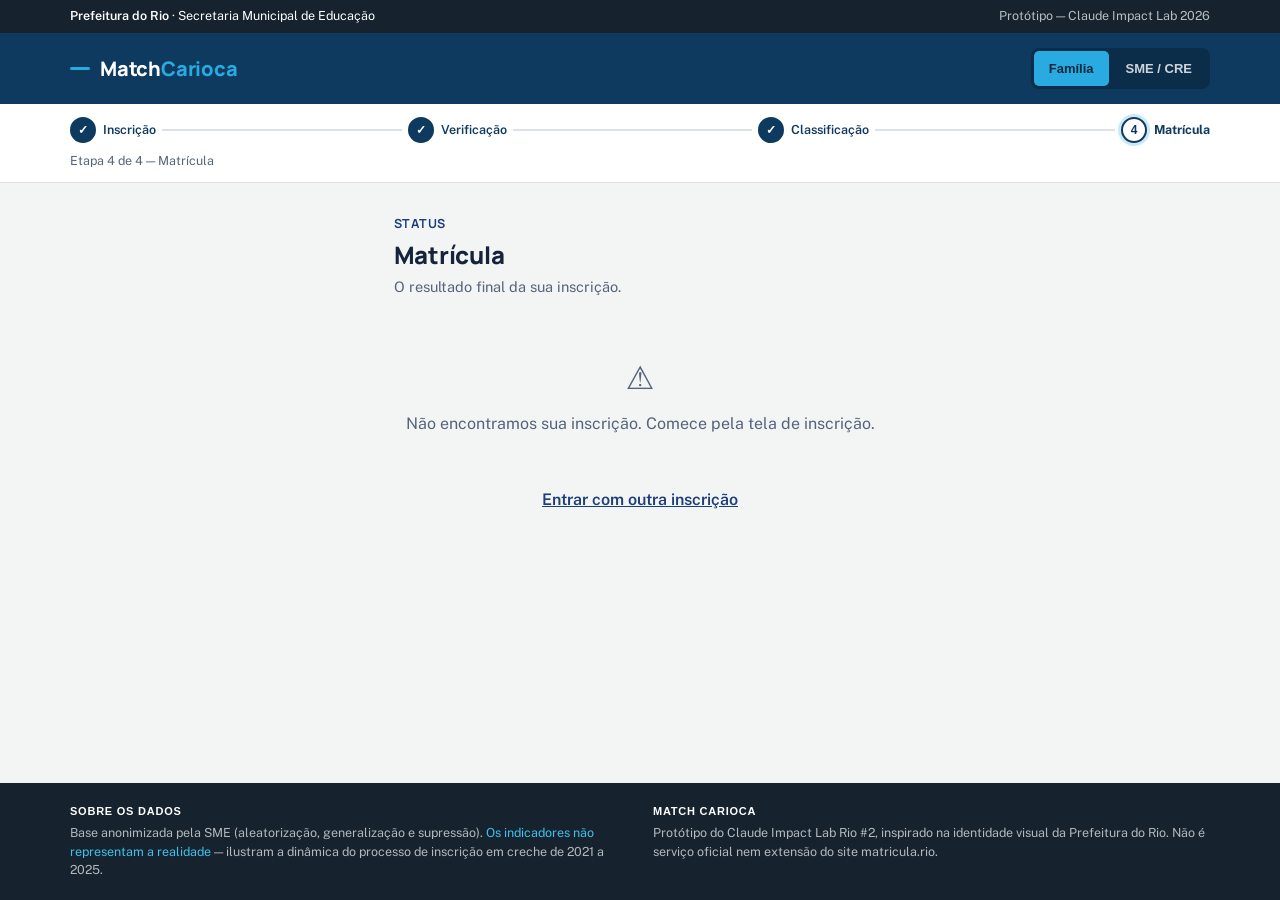
<file: frontend/status.html>
<!DOCTYPE html>
<html lang="pt-BR">
<head>
<meta charset="UTF-8">
<meta name="viewport" content="width=device-width, initial-scale=1, viewport-fit=cover">
<title>Status da matrícula — Match Carioca</title>
<link rel="preconnect" href="https://fonts.googleapis.com">
<link rel="preconnect" href="https://fonts.gstatic.com" crossorigin>
<link href="https://fonts.googleapis.com/css2?family=Manrope:wght@600;700;800&family=Public+Sans:wght@400;500;600&display=swap" rel="stylesheet">
<link rel="stylesheet" href="styles.css">
</head>
<body data-shell-perfil="familia" data-shell-etapa="4">

<header class="app-header">
  <div class="brand"><span class="mark" aria-hidden="true"></span> Match Carioca</div>
</header>

<div class="stepper-bar">
  <ol class="stepper" aria-hidden="true">
    <li class="stepper-step done"><span class="dot">1</span></li>
    <li class="stepper-line done"></li>
    <li class="stepper-step done"><span class="dot">2</span></li>
    <li class="stepper-line done"></li>
    <li class="stepper-step done"><span class="dot">3</span></li>
    <li class="stepper-line done"></li>
    <li class="stepper-step active"><span class="dot">4</span></li>
  </ol>
  <p class="stepper-label">Etapa 4 de 4 — Status da matrícula</p>
</div>

<main class="container">
  <p class="eyebrow">Status</p>
  <h1 class="page-title">Matrícula</h1>
  <p class="page-lede">O resultado final da sua inscrição.</p>

  <div id="conteudo-status"></div>

  <div style="margin-top:16px;text-align:center;">
    <a href="login.html" class="link-btn" onclick="Api.sair();">Entrar com outra inscrição</a>
  </div>
</main>

<script src="api.js"></script>
<script src="app.js"></script>
<script>App.initStatus();</script>
<script src="shell.js"></script>
</body>
</html>
</file>
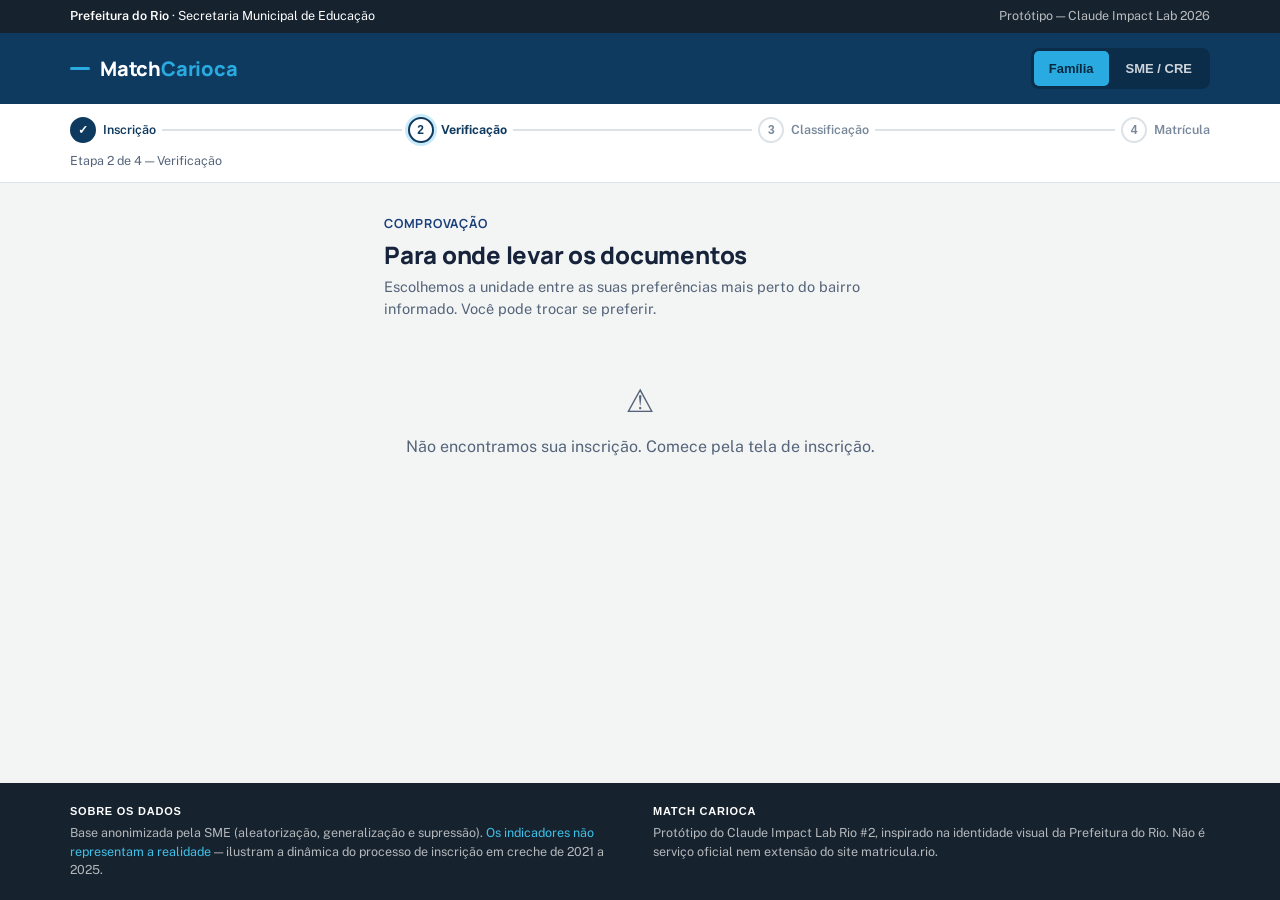
<file: frontend/verificacao.html>
<!DOCTYPE html>
<html lang="pt-BR">
<head>
<meta charset="UTF-8">
<meta name="viewport" content="width=device-width, initial-scale=1, viewport-fit=cover">
<title>Comprovação de documentos — Match Carioca</title>
<link rel="preconnect" href="https://fonts.googleapis.com">
<link rel="preconnect" href="https://fonts.gstatic.com" crossorigin>
<link href="https://fonts.googleapis.com/css2?family=Manrope:wght@600;700;800&family=Public+Sans:wght@400;500;600&display=swap" rel="stylesheet">
<link rel="stylesheet" href="styles.css">
</head>
<body data-shell-perfil="familia" data-shell-etapa="2">

<header class="app-header">
  <div class="brand"><span class="mark" aria-hidden="true"></span> Match Carioca</div>
</header>

<div class="stepper-bar">
  <ol class="stepper" aria-hidden="true">
    <li class="stepper-step done"><span class="dot">1</span></li>
    <li class="stepper-line done"></li>
    <li class="stepper-step active"><span class="dot">2</span></li>
    <li class="stepper-line"></li>
    <li class="stepper-step"><span class="dot">3</span></li>
    <li class="stepper-line"></li>
    <li class="stepper-step"><span class="dot">4</span></li>
  </ol>
  <p class="stepper-label">Etapa 2 de 4 — Comprovação de documentos</p>
</div>

<main class="container">
  <p class="eyebrow">Comprovação</p>
  <h1 class="page-title">Para onde levar os documentos</h1>
  <p class="page-lede">Escolhemos a unidade entre as suas preferências mais perto do bairro informado. Você pode trocar se preferir.</p>

  <div id="conteudo-verificacao"></div>

  <div class="sticky-cta">
    <button type="button" id="cta-continuar" class="btn btn-primary btn-block">Continuar e acompanhar minha fila</button>
  </div>
</main>

<script src="api.js"></script>
<script src="app.js"></script>
<script>App.initVerificacao();</script>
<script src="shell.js"></script>
</body>
</html>
</file>
<file: frontend/motor.css>
/* ==========================================================================
   Match Carioca — identidade visual
   Inspirada na linguagem "Carioca Digital" da Prefeitura do Rio (matricula.rio):
   azul-marinho institucional + ciano de destaque sobre fundo claro.

   Hex estimados a partir do print do site oficial — não são extração de CSS.
   Se o time conseguir os valores reais no DevTools, trocar só este bloco.

   NÃO usa o logo "MATRÍCULA CARIOCA" nem o brasão da Prefeitura: este é um
   protótipo de hackathon inspirado na identidade, com nome próprio.
   ========================================================================== */

:root {
  --barra-topo: #16222e;
  --navy: #0f3a5f;
  --navy-escuro: #173a5e;
  --navy-faq: #14456b;
  --ciano: #29abe2;
  --ciano-claro: #3fc1e9;

  --card: #e8e8e8;
  --fundo: #f5f5f5;
  --branco: #ffffff;

  --ink: #16222e;
  --ink-2: #4a5a6a;
  --ink-3: #78889a;
  --borda: #d7dde3;

  /* status — sóbrios, sem festa */
  --ok: #1c6b46;
  --ok-bg: #e6f2eb;
  --espera: #8a5a10;
  --espera-bg: #fbf1de;
  --alerta: #9c3a2f;
  --alerta-bg: #fbe9e6;
  --mock: #6a4a8a;
  --mock-bg: #f0eaf7;

  --titulo: "Poppins", "Nunito", system-ui, -apple-system, "Segoe UI", sans-serif;
  --corpo: "Public Sans", system-ui, -apple-system, "Segoe UI", Roboto, sans-serif;
  --mono: "IBM Plex Mono", ui-monospace, "SFMono-Regular", Consolas, monospace;

  --r-s: 4px;
  --r-m: 8px;
  --r-l: 12px;
}

* { box-sizing: border-box; }
html, body { margin: 0; padding: 0; }

body {
  background: var(--fundo);
  color: var(--ink);
  font-family: var(--corpo);
  font-size: 16px;
  line-height: 1.55;
  -webkit-font-smoothing: antialiased;
  min-height: 100dvh;
  display: flex;
  flex-direction: column;
}

h1, h2, h3, h4, p, ul, ol { margin: 0; }

/* números sempre monoespaçados e alinhados — não é estética, é auditoria */
.num, td.num, .metrica-valor, .mono {
  font-family: var(--mono);
  font-variant-numeric: tabular-nums;
}

/* ---------------- barra superior + cabeçalho ---------------- */

.barra-topo {
  background: var(--barra-topo);
  color: #fff;
  font-size: 12.5px;
  letter-spacing: 0.02em;
}
.barra-topo .interno {
  max-width: 1180px; margin: 0 auto; padding: 7px 20px;
  display: flex; align-items: center; justify-content: space-between; gap: 16px;
}
.barra-topo .orgao { color: rgba(255,255,255,0.72); }
.barra-topo .orgao b { color: #fff; font-weight: 600; }

.cabecalho {
  background: var(--navy);
  color: #fff;
}
.cabecalho .interno {
  max-width: 1180px; margin: 0 auto; padding: 18px 20px;
  display: flex; align-items: center; justify-content: space-between; gap: 20px;
  flex-wrap: wrap;
}
.marca {
  font-family: var(--titulo);
  font-weight: 800;
  font-size: 21px;
  letter-spacing: -0.01em;
  display: flex; align-items: baseline; gap: 9px;
}
.marca .match { color: #fff; }
.marca .carioca { color: var(--ciano); }
.marca .selo {
  font-family: var(--corpo); font-weight: 600; font-size: 10.5px;
  letter-spacing: 0.10em; text-transform: uppercase;
  color: rgba(255,255,255,0.62);
  border-left: 1px solid rgba(255,255,255,0.28);
  padding-left: 9px; margin-left: 3px;
}

/* alternador de perfil */
.perfis { display: flex; gap: 2px; background: rgba(0,0,0,0.22); padding: 3px; border-radius: var(--r-m); }
.perfis a {
  font-family: var(--titulo); font-weight: 600; font-size: 13px;
  color: rgba(255,255,255,0.80); text-decoration: none;
  padding: 8px 15px; border-radius: var(--r-s);
}
.perfis a:hover { background: rgba(255,255,255,0.10); color: #fff; }
.perfis a[aria-current="page"] { background: var(--ciano); color: #06283d; font-weight: 700; }

/* ---------------- layout ---------------- */

.conteudo { flex: 1; max-width: 1180px; margin: 0 auto; padding: 26px 20px 44px; width: 100%; }
.conteudo.estreito { max-width: 760px; }

.faixa-titulo { display: flex; align-items: flex-start; gap: 14px; margin-bottom: 22px; flex-wrap: wrap; }
.faixa-titulo .barra { width: 5px; align-self: stretch; min-height: 46px; background: var(--ciano); border-radius: 3px; flex: none; }

h1.pagina {
  font-family: var(--titulo); font-weight: 800; font-size: clamp(23px, 3.2vw, 31px);
  line-height: 1.18; letter-spacing: -0.015em; color: var(--navy);
}
p.subtitulo { color: var(--ink-2); font-size: 15px; margin-top: 5px; max-width: 62ch; }

.secao { margin-top: 30px; }
.secao-cabeca {
  display: flex; align-items: baseline; justify-content: space-between;
  gap: 12px; flex-wrap: wrap; margin-bottom: 12px;
  padding-bottom: 9px; border-bottom: 2px solid var(--borda);
}
h2.secao-titulo {
  font-family: var(--titulo); font-weight: 700; font-size: 16px;
  text-transform: uppercase; letter-spacing: 0.05em; color: var(--navy);
}
.secao-nota { font-size: 12.5px; color: var(--ink-3); }

/* ---------------- cartões ---------------- */

.cartao {
  background: var(--branco); border: 1px solid var(--borda);
  border-radius: var(--r-l); padding: 20px;
}
.cartao-cinza { background: var(--card); border-color: #cfd5da; }
.cartao + .cartao { margin-top: 14px; }

/* ---------------- métricas (painel SME) ---------------- */

.metricas { display: grid; grid-template-columns: repeat(auto-fit, minmax(148px, 1fr)); gap: 1px;
  background: var(--borda); border: 1px solid var(--borda); border-radius: var(--r-m); overflow: hidden; }
.metrica { background: var(--branco); padding: 13px 15px; }
.metrica-rotulo { font-size: 10.5px; font-weight: 600; text-transform: uppercase;
  letter-spacing: 0.07em; color: var(--ink-3); }
.metrica-valor { font-size: 22px; font-weight: 600; color: var(--navy); margin-top: 3px; line-height: 1.1; }
.metrica-nota { font-size: 11.5px; color: var(--ink-3); margin-top: 1px; }

/* ---------------- selo de status ---------------- */

.selo-status {
  display: inline-flex; align-items: center; gap: 7px;
  font-family: var(--titulo); font-weight: 700; font-size: 12.5px;
  padding: 6px 13px; border-radius: 999px; letter-spacing: 0.01em;
}
.selo-status::before { content: ""; width: 7px; height: 7px; border-radius: 50%; background: currentColor; flex: none; }
.st-alocada { background: var(--ok-bg); color: var(--ok); }
.st-espera { background: var(--espera-bg); color: var(--espera); }
.selo-mock { background: var(--mock-bg); color: var(--mock); }
.selo-mock::before { display: none; }

/* ---------------- formulário ---------------- */

.campo { display: flex; flex-direction: column; gap: 6px; }
.campo label { font-size: 13px; font-weight: 600; color: var(--navy); }
.entrada, select.entrada {
  appearance: none; width: 100%; min-height: 44px; padding: 0 13px;
  font-family: var(--corpo); font-size: 15px; color: var(--ink);
  background: var(--branco); border: 1.5px solid #b9c3cc; border-radius: var(--r-m);
}
select.entrada {
  background-image: linear-gradient(45deg, transparent 50%, var(--ink-3) 50%),
                    linear-gradient(135deg, var(--ink-3) 50%, transparent 50%);
  background-position: calc(100% - 19px) center, calc(100% - 14px) center;
  background-size: 5px 5px, 5px 5px; background-repeat: no-repeat; padding-right: 34px;
}
.entrada:focus, select.entrada:focus, .botao:focus-visible {
  outline: 3px solid var(--ciano); outline-offset: 1px;
}
.linha-form { display: flex; gap: 10px; align-items: flex-end; flex-wrap: wrap; }
.linha-form .campo { flex: 1; min-width: 210px; }

.botao {
  display: inline-flex; align-items: center; justify-content: center; gap: 8px;
  min-height: 44px; padding: 0 20px; border: 1.5px solid transparent;
  border-radius: var(--r-m); font-family: var(--titulo); font-weight: 700; font-size: 14.5px;
  cursor: pointer; text-decoration: none;
}
.botao-primario { background: var(--navy); color: #fff; }
.botao-primario:hover:not([disabled]) { background: var(--barra-topo); }
.botao-ciano { background: var(--ciano); color: #06283d; }
.botao-ciano:hover:not([disabled]) { background: var(--ciano-claro); }
.botao-vazado { background: var(--branco); color: var(--navy); border-color: var(--navy); }
.botao-vazado:hover:not([disabled]) { background: #eaf1f7; }
.botao[disabled] { opacity: 0.45; cursor: not-allowed; }
.botao-pequeno { min-height: 34px; padding: 0 12px; font-size: 12.5px; }

/* ---------------- tabelas (painel SME) ---------------- */

.rolagem { overflow-x: auto; border: 1px solid var(--borda); border-radius: var(--r-m); background: var(--branco); }
table.dados { width: 100%; border-collapse: collapse; font-size: 13.5px; }
table.dados thead th {
  background: var(--navy-faq); color: #fff; text-align: left;
  font-family: var(--titulo); font-weight: 600; font-size: 11px;
  text-transform: uppercase; letter-spacing: 0.06em;
  padding: 9px 12px; white-space: nowrap; position: sticky; top: 0;
}
table.dados thead th.dir, table.dados td.dir { text-align: right; }
table.dados td { padding: 8px 12px; border-bottom: 1px solid #eef1f4; white-space: nowrap; }
table.dados tbody tr:last-child td { border-bottom: none; }
table.dados tbody tr:nth-child(even) { background: #fafbfc; }
table.dados tbody tr:hover { background: #eaf4fb; }
.posicao-forte { font-weight: 600; color: var(--navy); }

.marca-cadunico {
  font-family: var(--corpo); font-size: 10px; font-weight: 700;
  letter-spacing: 0.05em; color: var(--navy); background: #dceefa;
  padding: 2px 6px; border-radius: var(--r-s); vertical-align: middle;
}

/* ---------------- avisos ---------------- */

.aviso { display: flex; gap: 10px; align-items: flex-start; padding: 12px 15px;
  border-radius: var(--r-m); font-size: 13.5px; line-height: 1.5; }
.aviso-info { background: #e7f3fb; color: #0d3f5e; border-left: 4px solid var(--ciano); }
.aviso-mock { background: var(--mock-bg); color: #4a2f66; border-left: 4px solid var(--mock); }
.aviso-erro { background: var(--alerta-bg); color: var(--alerta); border-left: 4px solid var(--alerta); }
.aviso b { font-weight: 700; }

/* ---------------- estados vazio / carregando / erro ---------------- */

.estado { text-align: center; padding: 44px 18px; color: var(--ink-2); }
.estado .marcador {
  width: 42px; height: 42px; margin: 0 auto 12px; border-radius: 50%;
  background: var(--card); display: flex; align-items: center; justify-content: center;
  font-family: var(--titulo); font-weight: 800; font-size: 19px; color: var(--ink-3);
}
.estado h3 { font-family: var(--titulo); font-weight: 700; font-size: 15.5px; color: var(--navy); margin-bottom: 5px; }
.estado p { font-size: 14px; max-width: 46ch; margin: 0 auto; }
.estado .botao { margin-top: 15px; }

.esqueleto { background: linear-gradient(100deg, #eceff2 30%, #dde3e8 50%, #eceff2 70%);
  background-size: 200% 100%; animation: brilho 1.25s infinite; border-radius: var(--r-m); height: 74px; }
@keyframes brilho { from { background-position: 150% 0; } to { background-position: -50% 0; } }
@media (prefers-reduced-motion: reduce) { .esqueleto { animation: none; } }

/* ---------------- abas (painel SME) ---------------- */

.abas { display: flex; gap: 3px; border-bottom: 2px solid var(--borda); margin-bottom: 18px; flex-wrap: wrap; }
.aba {
  font-family: var(--titulo); font-weight: 600; font-size: 13.5px;
  background: none; border: none; border-bottom: 3px solid transparent;
  color: var(--ink-2); padding: 10px 16px; cursor: pointer; margin-bottom: -2px;
}
.aba:hover { color: var(--navy); background: #eef2f6; }
.aba[aria-selected="true"] { color: var(--navy); border-bottom-color: var(--ciano); font-weight: 700; }

/* ---------------- rodapé ---------------- */

.rodape { background: var(--barra-topo); color: rgba(255,255,255,0.68); font-size: 12.5px; margin-top: 40px; }
.rodape .interno { max-width: 1180px; margin: 0 auto; padding: 20px; display: flex; gap: 26px; flex-wrap: wrap; }
.rodape .bloco { flex: 1; min-width: 250px; }
.rodape b { color: #fff; font-weight: 600; display: block; margin-bottom: 4px;
  font-family: var(--titulo); font-size: 11px; text-transform: uppercase; letter-spacing: 0.07em; }
.rodape .destaque { color: var(--ciano-claro); }

.oculto { display: none !important; }
.so-leitor {
  position: absolute; width: 1px; height: 1px; padding: 0; margin: -1px;
  overflow: hidden; clip: rect(0,0,0,0); white-space: nowrap; border: 0;
}
</file>
<file: frontend/styles.css>
/* ============================================================
   Match Carioca — design system do fluxo de inscrição (mobile-first, sem framework)
   Tema claro (padrão único, sem modo escuro por enquanto).
   ============================================================ */

:root {
  color-scheme: light;

  --ink: #16233a;
  --ink-2: #55647a;
  --muted: #8b96a8;

  --paper: #f3f5f4;
  --surface: #ffffff;
  --surface-2: #eef0ef;

  --border: #dce2e6;
  --border-strong: #c7d0d6;

  --brand: #1b3f7a;
  --brand-2: #2c6bc9;
  --brand-tint: rgba(27, 63, 122, 0.08);
  --brand-tint-strong: rgba(27, 63, 122, 0.14);

  --status-dentro: #2f8f5c;
  --status-dentro-bg: #e4f3ea;
  --status-espera: #b98520;
  --status-espera-bg: #fbf0d9;
  --status-fora: #b5473b;
  --status-fora-bg: #fbe7e4;
  --neutral-chip: var(--ink-2);
  --neutral-chip-bg: var(--surface-2);

  --focus: var(--brand-2);

  --radius-s: 8px;
  --radius-m: 14px;
  --radius-l: 20px;

  --shadow-card: 0 1px 2px rgba(22, 35, 58, 0.05), 0 6px 20px -8px rgba(22, 35, 58, 0.10);

  --font-display: "Manrope", system-ui, -apple-system, "Segoe UI", sans-serif;
  --font-body: "Public Sans", system-ui, -apple-system, "Segoe UI", Roboto, "Helvetica Neue", Arial, sans-serif;
  --font: var(--font-body);

  /* aliases legados — mantidos só porque app.js referencia estes nomes
     diretamente em alguns estilos inline; não renomear sem atualizar lá */
  --success: var(--status-dentro);
  --success-bg: var(--status-dentro-bg);
  --ink-900: var(--ink);
}

* { box-sizing: border-box; }
html, body { padding: 0; margin: 0; }

body {
  background: var(--paper);
  color: var(--ink);
  font-family: var(--font-body);
  font-size: 16px;
  line-height: 1.5;
  -webkit-font-smoothing: antialiased;
  min-height: 100dvh;
}

h1, h2, h3, p, ul, ol { margin: 0; }

.container {
  max-width: 480px;
  margin: 0 auto;
  padding: 16px 16px 40px;
}

@media (min-width: 640px) {
  .container { max-width: 560px; padding: 32px 24px 56px; }
}

/* ---------- cabeçalho ---------- */

.app-header {
  background: var(--surface);
  border-bottom: 1px solid var(--border);
  padding: 16px;
}

.app-header .brand {
  display: flex;
  align-items: center;
  gap: 10px;
  font-family: var(--font-display);
  font-weight: 700;
  font-size: 16px;
  color: var(--ink);
  letter-spacing: -0.005em;
  max-width: 480px;
  margin: 0 auto;
}

.app-header .brand .mark {
  width: 22px; height: 3px;
  border-radius: 2px;
  background: var(--brand);
  flex: none;
}

@media (min-width: 640px) { .app-header .brand { max-width: 560px; } }

/* ---------- stepper (círculos numerados + linha) ---------- */

.stepper-bar {
  background: var(--surface);
  border-bottom: 1px solid var(--border);
  padding: 14px 16px 12px;
}

.stepper {
  display: flex;
  align-items: center;
  max-width: 480px;
  margin: 0 auto;
  list-style: none;
  padding: 0;
}

@media (min-width: 640px) { .stepper, .stepper-label { max-width: 560px; } }

.stepper-step { flex: none; }

.stepper-line {
  flex: 1;
  height: 2px;
  background: var(--border);
  margin: 0 2px;
}
.stepper-line.done { background: var(--brand); }

.stepper-step .dot {
  width: 28px; height: 28px;
  border-radius: 50%;
  display: flex;
  align-items: center;
  justify-content: center;
  font-family: var(--font-display);
  font-weight: 700;
  font-size: 12.5px;
  border: 2px solid var(--border);
  background: var(--surface);
  color: var(--muted);
}

.stepper-step.done .dot { background: var(--brand); border-color: var(--brand); color: #fff; }
.stepper-step.active .dot { border-color: var(--brand); color: var(--brand); box-shadow: 0 0 0 3px var(--brand-tint-strong); }

.stepper-label {
  max-width: 480px;
  margin: 10px auto 0;
  font-size: 12.5px;
  color: var(--ink-2);
}

/* ---------- tipografia utilitária ---------- */

.eyebrow {
  font-family: var(--font-display);
  font-size: 12.5px;
  font-weight: 700;
  color: var(--brand);
  text-transform: uppercase;
  letter-spacing: 0.06em;
  margin-bottom: 6px;
}

.page-title {
  font-family: var(--font-display);
  font-size: 24px;
  font-weight: 800;
  line-height: 1.25;
  letter-spacing: -0.01em;
  margin-bottom: 6px;
}

.page-lede {
  font-size: 14.5px;
  color: var(--ink-2);
  line-height: 1.55;
  margin-bottom: 20px;
}

.section-title {
  font-family: var(--font-display);
  font-size: 15px;
  font-weight: 700;
  margin-bottom: 4px;
}

.section-sub {
  font-size: 13px;
  color: var(--ink-2);
  margin-bottom: 12px;
  line-height: 1.5;
}

/* ---------- cartões ---------- */

.card {
  background: var(--surface);
  border: 1px solid var(--border);
  border-radius: var(--radius-m);
  padding: 18px;
  box-shadow: var(--shadow-card);
}

.card + .card { margin-top: 16px; }

.stack { display: flex; flex-direction: column; gap: 14px; }
.stack-tight { display: flex; flex-direction: column; gap: 8px; }

/* seções do formulário de inscrição — mais respiro entre elas */
.form-sections {
  display: flex;
  flex-direction: column;
  gap: 24px;
}
.form-sections .card { margin-top: 0; }

/* ---------- formulário ---------- */

.field { display: flex; flex-direction: column; gap: 6px; margin-bottom: 16px; }
.field:last-child { margin-bottom: 0; }

.field label {
  font-size: 13.5px;
  font-weight: 600;
  color: var(--ink);
}

.field .hint {
  font-size: 12px;
  color: var(--muted);
}

.input, select.input {
  appearance: none;
  width: 100%;
  min-height: 46px;
  padding: 0 14px;
  font-size: 16px;
  font-family: var(--font-body);
  color: var(--ink);
  background: var(--surface);
  border: 1.5px solid var(--border-strong);
  border-radius: var(--radius-s);
}

select.input {
  background-image: linear-gradient(45deg, transparent 50%, var(--muted) 50%),
                     linear-gradient(135deg, var(--muted) 50%, transparent 50%);
  background-position: calc(100% - 20px) center, calc(100% - 15px) center;
  background-size: 5px 5px, 5px 5px;
  background-repeat: no-repeat;
  padding-right: 36px;
}

.input:focus, select.input:focus, .btn:focus-visible, .yn-btn:focus-visible {
  outline: 3px solid var(--focus);
  outline-offset: 1px;
}

/* linha de preferência */

.pref-row {
  border: 1.5px solid var(--border);
  border-radius: var(--radius-s);
  padding: 12px;
  background: var(--surface-2);
}

.pref-row-head {
  display: flex;
  align-items: center;
  justify-content: space-between;
  margin-bottom: 10px;
}

.pref-badge {
  display: inline-flex;
  align-items: center;
  gap: 6px;
  font-size: 12.5px;
  font-weight: 600;
  color: var(--brand);
}

.pref-badge .n {
  width: 20px; height: 20px; border-radius: 50%;
  background: var(--brand-tint); color: var(--brand);
  display: flex; align-items: center; justify-content: center;
  font-size: 11.5px;
}

.pref-grid {
  display: grid;
  grid-template-columns: 1fr 1fr;
  gap: 8px;
}

.pref-grid .full { grid-column: 1 / -1; }

.icon-btn {
  border: none;
  background: transparent;
  color: var(--muted);
  font-size: 13px;
  font-weight: 600;
  padding: 6px 8px;
  cursor: pointer;
  border-radius: var(--radius-s);
}
.icon-btn:hover { background: rgba(22,35,58,0.05); color: var(--status-fora); }

.reorder-btns { display: flex; gap: 4px; }
.reorder-btns button {
  width: 34px; height: 34px; border-radius: var(--radius-s);
  border: 1.5px solid var(--border-strong); background: var(--surface);
  font-size: 15px; line-height: 1; cursor: pointer; color: var(--ink-2);
}
.reorder-btns button:disabled { opacity: 0.35; cursor: default; }

/* perguntas sim/não */

.yn-item {
  display: flex;
  align-items: center;
  justify-content: space-between;
  gap: 12px;
  padding: 12px 0;
  border-bottom: 1px solid var(--border);
}
.yn-item:last-child { border-bottom: none; }

.yn-question { font-size: 14px; line-height: 1.4; flex: 1; }

.yn-toggle { display: flex; gap: 8px; flex: none; }

.yn-btn {
  min-width: 64px;
  min-height: 40px;
  border-radius: var(--radius-s);
  border: 1.5px solid var(--border);
  background: var(--surface);
  color: var(--ink-2);
  font-family: var(--font-body);
  font-size: 13.5px;
  font-weight: 600;
  cursor: pointer;
}

.yn-btn[aria-pressed="true"] { background: var(--brand-2); border-color: var(--brand-2); color: #fff; }

/* ---------- botões ---------- */

.btn {
  display: inline-flex;
  align-items: center;
  justify-content: center;
  gap: 8px;
  min-height: 48px;
  padding: 0 20px;
  border-radius: var(--radius-s);
  font-size: 15.5px;
  font-weight: 600;
  font-family: var(--font-body);
  border: 1.5px solid transparent;
  cursor: pointer;
  text-decoration: none;
  transition: transform 0.05s ease;
}
.btn:active { transform: scale(0.98); }
.btn[disabled] { opacity: 0.45; cursor: not-allowed; }

.btn-block { width: 100%; }

.btn-primary { background: var(--brand); color: #fff; }
.btn-primary:hover:not([disabled]) { background: var(--ink); }

.btn-secondary { background: var(--surface); color: var(--brand); border-color: var(--brand); }
.btn-secondary:hover:not([disabled]) { background: var(--brand-tint); }

.btn-ghost { background: transparent; color: var(--ink-2); border-color: var(--border-strong); }

.btn-sm { min-height: 38px; padding: 0 14px; font-size: 13.5px; }

.sticky-cta {
  position: sticky;
  bottom: 0;
  padding: 14px 16px calc(14px + env(safe-area-inset-bottom));
  margin: 24px -16px 0;
  background: linear-gradient(180deg, transparent, var(--paper) 30%);
}

/* ---------- badges de status ---------- */

.badge {
  display: inline-flex;
  align-items: center;
  gap: 6px;
  padding: 5px 11px;
  border-radius: 999px;
  font-size: 12.5px;
  font-weight: 600;
}
.badge::before { content: ""; width: 7px; height: 7px; border-radius: 50%; background: currentColor; }

.badge-dentro { background: var(--status-dentro-bg); color: var(--status-dentro); }
.badge-espera { background: var(--status-espera-bg); color: var(--status-espera); }
.badge-fora   { background: var(--status-fora-bg);  color: var(--status-fora); }

.badge-alta  { background: var(--status-dentro-bg); color: var(--status-dentro); }
.badge-media { background: var(--status-espera-bg); color: var(--status-espera); }
.badge-baixa { background: var(--neutral-chip-bg); color: var(--neutral-chip); }

/* ---------- posição em destaque ---------- */

.position-hero {
  text-align: center;
  padding: 6px 0 10px;
}

.position-hero .num {
  font-family: var(--font-display);
  font-size: 44px;
  font-weight: 800;
  color: var(--ink);
  letter-spacing: -0.02em;
  line-height: 1;
}

.position-hero .num sup { font-size: 20px; font-weight: 700; }

.position-hero .of {
  font-size: 14px;
  color: var(--ink-2);
  margin-top: 6px;
}

/* ---------- avisos / banners ---------- */

.banner {
  display: flex;
  gap: 10px;
  align-items: flex-start;
  padding: 12px 14px;
  border-radius: var(--radius-s);
  font-size: 13.5px;
  line-height: 1.5;
}

.banner-info    { background: var(--brand-tint); color: var(--brand); }
.banner-error   { background: var(--status-fora-bg); color: var(--status-fora); }
.banner-success { background: var(--status-dentro-bg); color: var(--status-dentro); }
.banner-warning { background: var(--status-espera-bg); color: var(--status-espera); }

.banner b { font-weight: 700; }

/* ---------- estado vazio / carregando ---------- */

.empty-state, .loading-state, .error-state {
  text-align: center;
  padding: 36px 12px;
  color: var(--ink-2);
}

.empty-state .glyph, .loading-state .glyph, .error-state .glyph {
  font-size: 32px;
  margin-bottom: 10px;
}

.skeleton {
  border-radius: var(--radius-m);
  background: linear-gradient(100deg, var(--surface-2) 30%, var(--border) 50%, var(--surface-2) 70%);
  background-size: 200% 100%;
  animation: shimmer 1.3s infinite;
  height: 96px;
}

@keyframes shimmer {
  from { background-position: 150% 0; }
  to   { background-position: -50% 0; }
}

@media (prefers-reduced-motion: reduce) {
  .skeleton { animation: none; }
}

/* ---------- contagem regressiva ---------- */

.countdown {
  display: inline-flex;
  align-items: center;
  gap: 6px;
  font-size: 12.5px;
  font-weight: 600;
  color: var(--brand);
  background: var(--brand-tint);
  padding: 5px 10px;
  border-radius: 999px;
}

.countdown.expired { color: var(--muted); background: var(--surface-2); }

/* ---------- divisores / meta ---------- */

.divider { height: 1px; background: var(--border); border: none; margin: 20px 0; }

.meta-line {
  font-size: 12px;
  color: var(--muted);
  display: flex;
  align-items: center;
  gap: 6px;
}

.link-btn {
  background: none; border: none; padding: 0; cursor: pointer;
  color: var(--brand); font-weight: 600; font-size: inherit; font-family: var(--font-body);
  text-decoration: underline;
}

.small-caps {
  font-size: 11.5px;
  font-weight: 600;
  letter-spacing: 0.05em;
  text-transform: uppercase;
  color: var(--muted);
}

.sr-only {
  position: absolute; width: 1px; height: 1px; padding: 0; margin: -1px;
  overflow: hidden; clip: rect(0,0,0,0); white-space: nowrap; border: 0;
}

/* ============================================================
   Casca compartilhada (shell.js) — cabeçalho, trilha de etapas
   e rodapé idênticos nas 7 telas. Paleta matricula.rio.
   ============================================================ */

:root {
  --sh-topo: #16222e;
  --sh-navy: #0f3a5f;
  --sh-ciano: #29abe2;
  --sh-borda: #dce2e6;
}

.shell-interno { max-width: 1180px; margin: 0 auto; padding: 0 20px; width: 100%; }

.shell-topo { background: var(--sh-topo); color: #fff; font-size: 12.5px; }
.shell-topo .shell-interno {
  display: flex; justify-content: space-between; gap: 14px;
  padding: 7px 20px; flex-wrap: wrap;
}
.shell-topo b { font-weight: 600; }
.shell-topo-sel { color: rgba(255, 255, 255, 0.7); }

.shell-cabecalho { background: var(--sh-navy); }
.shell-cabecalho .shell-interno {
  display: flex; align-items: center; justify-content: space-between;
  gap: 18px; padding: 15px 20px; flex-wrap: wrap;
}
.shell-marca {
  display: flex; align-items: center; gap: 10px;
  font-family: "Poppins", var(--font-display, sans-serif);
  font-weight: 800; font-size: 20px; letter-spacing: -0.01em; text-decoration: none;
}
.shell-traco { width: 20px; height: 3px; border-radius: 2px; background: var(--sh-ciano); flex: none; }
.shell-match { color: #fff; }
.shell-carioca { color: var(--sh-ciano); }

.shell-perfis { display: flex; gap: 2px; background: rgba(0,0,0,0.22); padding: 3px; border-radius: 8px; }
.shell-perfis a {
  font-family: "Poppins", sans-serif; font-weight: 600; font-size: 13px;
  color: rgba(255,255,255,0.8); text-decoration: none; padding: 8px 15px; border-radius: 5px;
}
.shell-perfis a:hover { background: rgba(255,255,255,0.1); color: #fff; }
.shell-perfis a[aria-current="page"] { background: var(--sh-ciano); color: #06283d; font-weight: 700; }

/* trilha de etapas */
.shell-trilha { background: #fff; border-bottom: 1px solid var(--sh-borda); padding: 13px 0 11px; }
.shell-passos { display: flex; align-items: center; list-style: none; margin: 0; padding: 0; }
.shell-liga { flex: 1; height: 2px; background: var(--sh-borda); margin: 0 6px; min-width: 10px; }
.shell-passo { flex: none; }
.shell-passo a, .shell-passo > span {
  display: flex; align-items: center; gap: 7px; text-decoration: none; color: #78889a;
}
.shell-passo a:hover .shell-rotulo { color: var(--sh-navy); text-decoration: underline; }
.shell-bola {
  width: 26px; height: 26px; border-radius: 50%; flex: none;
  display: flex; align-items: center; justify-content: center;
  font-family: "Poppins", sans-serif; font-weight: 700; font-size: 12px;
  border: 2px solid var(--sh-borda); background: #fff; color: #78889a;
}
.shell-rotulo { font-size: 12.5px; font-weight: 600; }
.shell-passo.feito .shell-bola { background: var(--sh-navy); border-color: var(--sh-navy); color: #fff; }
.shell-passo.feito .shell-rotulo, .shell-passo.feito a { color: var(--sh-navy); }
.shell-passo.atual .shell-bola {
  border-color: var(--sh-navy); color: var(--sh-navy);
  box-shadow: 0 0 0 3px rgba(41,171,226,0.25);
}
.shell-passo.atual .shell-rotulo { color: var(--sh-navy); font-weight: 700; }
.shell-etapa-texto { font-size: 12.5px; color: #55647a; margin-top: 9px; }
@media (max-width: 620px) { .shell-rotulo { display: none; } }

/* rodapé */
.shell-rodape { background: var(--sh-topo); color: rgba(255,255,255,0.68); font-size: 12.5px; margin-top: auto; }
.shell-rodape-grade { display: flex; gap: 26px; flex-wrap: wrap; padding: 20px; }
.shell-rodape-grade > div { flex: 1; min-width: 250px; }
.shell-rodape b {
  color: #fff; font-weight: 600; display: block; margin-bottom: 4px;
  font-family: "Poppins", sans-serif; font-size: 11px;
  text-transform: uppercase; letter-spacing: 0.07em;
}
.shell-destaque { color: #3fc1e9; }

/* o body das telas de fluxo precisa empurrar o rodapé pro fim */
body { display: flex; flex-direction: column; min-height: 100dvh; }
body > main, body > .container { flex: 1; }
</file>
